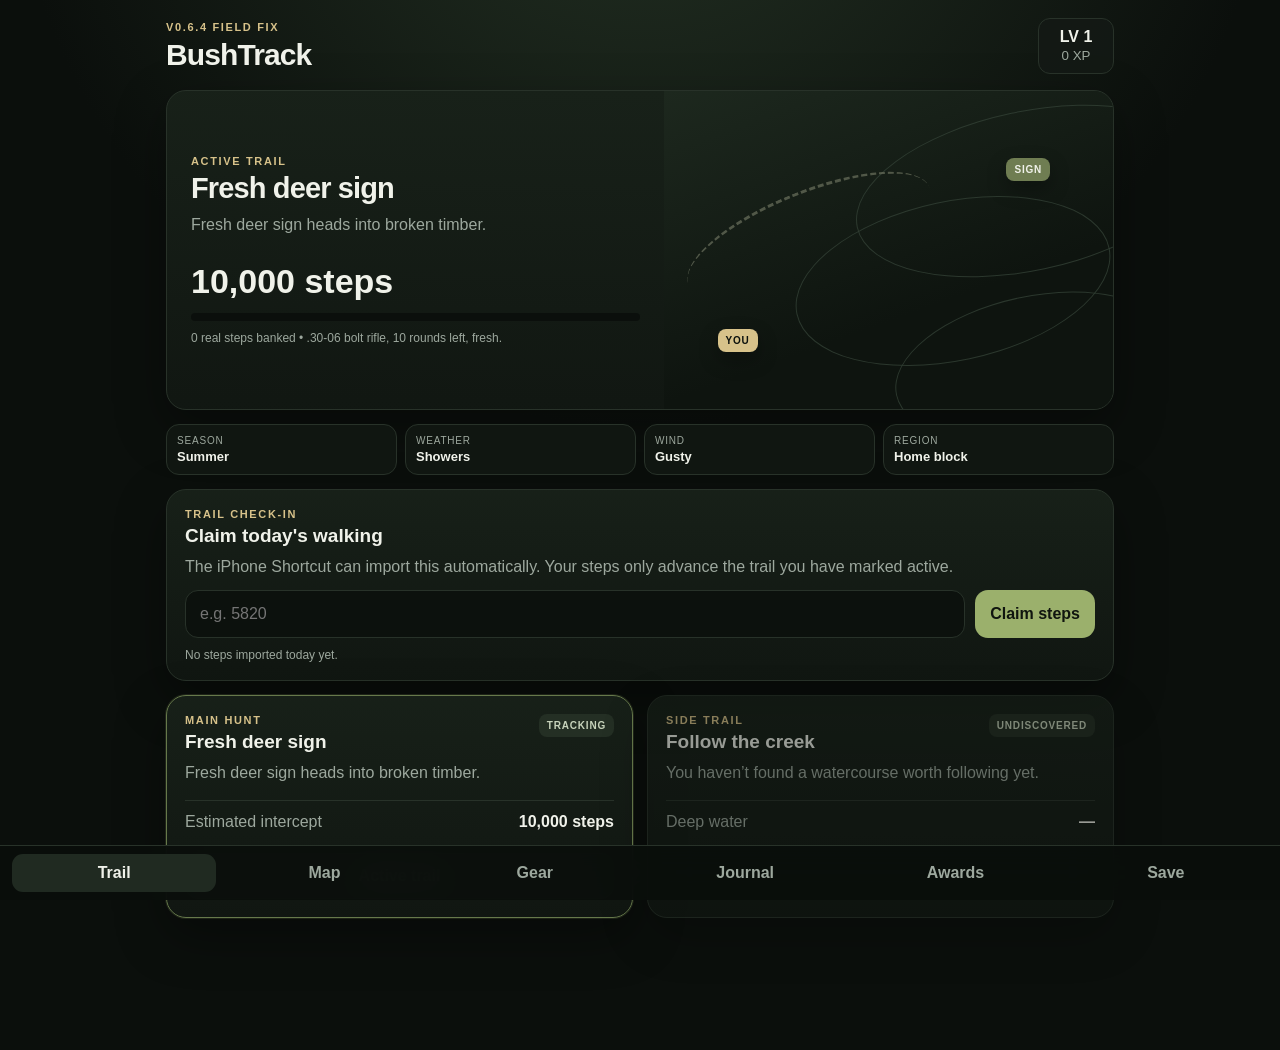
<file: index.html>
<!doctype html>
<html lang="en-AU">
<head>
  <meta charset="utf-8" />
  <meta name="viewport" content="width=device-width, initial-scale=1, viewport-fit=cover" />
  <meta name="theme-color" content="#111611" />
  <meta name="apple-mobile-web-app-capable" content="yes" />
  <meta name="apple-mobile-web-app-status-bar-style" content="black-translucent" />
  <meta name="apple-mobile-web-app-title" content="BushTrack" />
  <link rel="apple-touch-icon" href="apple-touch-icon.png" />
  <link rel="manifest" href="manifest.webmanifest" />
  <link rel="stylesheet" href="style-v06.css" />
  <link rel="stylesheet" href="milestones-v0720.css" />
  <title>BushTrack V0.7.23 KM BACKFILL</title>
</head>
<body>
  <div class="app-shell">
    <header class="topbar"><div><div class="eyebrow">V0.7.23 KM BACKFILL</div><h1>BushTrack</h1></div><div class="level-chip"><span id="levelText">LV 1</span><small id="xpText">0 XP</small></div></header>
    <section class="system-banner warning hidden" id="storageWarning"><div><strong>Save warning</strong><span id="storageWarningText">Safari storage reported a problem.</span></div><button class="secondary" onclick="document.querySelector('[data-tab=settings]').click()">Save tools</button></section>
    <section class="system-banner update hidden" id="updateBanner"><div><strong>Update available</strong><span id="updateBannerText">New BushTrack code is ready.</span></div><button class="secondary" id="reloadUpdateBtn">Reload</button></section>
    <main>
      <section class="tab-page active" data-page="trail"><section class="hero-card"><div class="hero-copy"><div class="eyebrow">ACTIVE TRAIL</div><h2 id="activeTitle">Fresh deer sign</h2><p id="activeStory">Fresh tracks are heading into timber.</p><div class="distance" id="activeDistance">10,000 steps</div><div class="progress-track"><div class="progress-fill" id="activeProgress"></div></div><div class="hero-meta" id="activeMeta"></div></div><div class="map-scene" aria-hidden="true"><div class="ridge r1"></div><div class="ridge r2"></div><div class="ridge r3"></div><div class="trail-line"></div><div class="map-marker player-marker">YOU</div><div class="map-marker target-marker" id="mapTarget">SIGN</div><div class="river-line hidden" id="riverLine"></div></div></section><section class="conditions-strip"><div><span>Season</span><strong id="seasonText">Spring</strong></div><div><span>Weather</span><strong id="weatherText">Clear</strong></div><div><span>Wind</span><strong id="windText">Light</strong></div><div><span>Region</span><strong id="regionText">Home block</strong></div></section><section class="claim-card"><div><div class="eyebrow">TRAIL CHECK-IN</div><h3>Claim today's walking</h3><p>The iPhone Shortcut can import this automatically. Your steps only advance the trail you have marked active.</p></div><div class="claim-row"><input id="stepsInput" inputmode="numeric" pattern="[0-9]*" placeholder="e.g. 5820" aria-label="Today's steps" /><button class="primary" id="claimBtn">Claim steps</button></div><div class="micro" id="claimStatus">No steps claimed today.</div><div class="credit hidden" id="stepCreditBox"></div></section><section class="choice-card hidden" id="pendingChoiceCard"><div class="eyebrow">UNEXPECTED SIGN</div><h3 id="pendingChoiceTitle">Fresh pig sign cuts across the creek</h3><p id="pendingChoiceText"></p><div class="button-row"><button class="primary" id="chaseChoiceBtn">Follow it</button><button class="secondary" id="ignoreChoiceBtn">Stay on current trail</button></div></section><section class="choice-card hidden" id="encounterStatusCard"><div class="eyebrow">CURRENT ENCOUNTER</div><h3 id="encounterStatusTitle">Animals ahead</h3><p id="encounterStatusText"></p><div class="stat-row"><span id="encounterStatusLabel">Status</span><strong id="encounterStatusValue">Ready</strong></div><button class="primary" id="encounterActionBtn">Open encounter</button></section><section class="grid two-col"><article class="mission-card" id="huntCard"><div class="card-head"><div><div class="eyebrow">MAIN HUNT</div><h3 id="huntTitle">Fresh deer sign</h3></div><span class="tag" id="huntTag">TRACKING</span></div><p id="huntText">Fresh tracks lead into broken timber.</p><div class="stat-row"><span id="huntStatLabel">Estimated intercept</span><strong id="huntDistance">10,000 steps</strong></div><button class="secondary" id="selectHuntBtn">Make active</button><button class="secondary hidden" id="callBtn">Use a call</button><button class="primary hidden" id="encounterBtn">Glass the animals</button></article><article class="mission-card locked" id="riverCard"><div class="card-head"><div><div class="eyebrow">SIDE TRAIL</div><h3>Follow the creek</h3></div><span class="tag" id="riverTag">UNDISCOVERED</span></div><p id="riverText">You haven't found a watercourse worth following yet.</p><div class="stat-row"><span>Deep water</span><strong id="riverDistance">—</strong></div><button class="secondary hidden" id="selectRiverBtn">Make active</button></article></section><section id="objectiveSection" class="other-trails hidden"><div class="section-title"><div><div class="eyebrow">OTHER TRAILS</div><h3>Things worth walking back to</h3></div></div><div id="objectiveList" class="grid two-col"></div></section></section>
      <section class="tab-page" data-page="map"><section class="section-title"><div><div class="eyebrow">COUNTRY MAP</div><h2>Places you've found</h2></div><p>Permanent discoveries stay here.</p></section><div id="locationList" class="location-grid"></div><section class="panel-card"><div class="card-head"><div><div class="eyebrow">KNOWN ANIMALS</div><h3>Animals still out there</h3></div></div><div id="knownAnimalList" class="stack-list"></div></section><section class="panel-card"><div class="card-head"><div><div class="eyebrow">GEAR IN THE FIELD</div><h3>Cameras & nets</h3></div></div><div id="fieldGearList" class="stack-list"></div></section></section>
      <section class="tab-page" data-page="gear"><section class="section-title"><div><div class="eyebrow">GEAR SHED</div><h2>Equipment & tackle</h2></div><div class="money" id="cashText">$0</div></section><section class="panel-card field-loadout-card"><div class="card-head"><div><div class="eyebrow">CURRENT OUTING</div><h3 id="outingTitle">Field loadout</h3></div><span class="tag" id="outingStatusTag">IN FIELD</span></div><p id="outingText">Your rifle, ammunition and carried weight now stay with you until you return to camp.</p><div class="status-grid"><div><span>Base</span><strong id="outingBaseText">Main Camp</strong></div><div><span>Rifle</span><strong id="outingWeaponText">.30-06</strong></div><div><span>Ammo</span><strong id="outingAmmoText">5 + 5</strong></div><div><span>Fatigue</span><strong id="outingFatigueText">Fresh</strong></div><div><span>Carried load</span><strong id="outingWeightText">—</strong></div><div><span>Route back</span><strong id="outingReturnText">At camp</strong></div></div><div class="button-grid"><button class="primary" id="prepareOutingBtn">Prepare loadout</button><button class="secondary" id="returnBaseBtn">Return to base</button><button class="secondary" id="fieldReloadBtn">Reload from spare ammo</button></div><p class="micro" id="outingHaulText">No field haul yet.</p></section><section class="panel-card"><div class="card-head"><div><div class="eyebrow">CAMP STORES</div><h3>Food, hides, bait & ammunition</h3></div></div><div id="campStoreList" class="camp-store-list"></div><div class="button-grid"><button class="secondary" id="sellHidesBtn">Sell stored hides</button><button class="secondary" id="sellMeatBtn">Sell 5 kg meat</button><button class="secondary" id="eatYabbiesBtn">Use yabbies as camp food</button></div></section><section class="panel-card"><div id="inventoryList" class="inventory-grid"></div></section><section class="panel-card"><div class="card-head"><div><div class="eyebrow">UPGRADES</div><h3>Spend what you earn</h3></div></div><div id="shopList" class="shop-list"></div></section><section class="panel-card"><div class="card-head"><div><div class="eyebrow">FIELDCRAFT</div><h3>Knowledge from doing it</h3></div></div><div id="knowledgeList" class="knowledge-list"></div></section><section class="panel-card conditioning-card"><div class="card-head"><div><div class="eyebrow">TRAIL CONDITIONING</div><h3 id="conditioningLevel">Baseline building</h3></div><span class="tag">PERMANENT</span></div><p id="conditioningPerk">Build a complete weekly baseline.</p><div class="status-grid"><div><span>Completed 7-day avg</span><strong id="conditioningAvg">Need 7 recorded days</strong></div><div><span>Baseline</span><strong id="conditioningBaseline">Not set</strong></div><div><span>Next permanent tier</span><strong id="conditioningNext">—</strong></div><div><span>Weekly momentum</span><strong id="momentumText">No bonus active</strong></div></div></section></section>
      <section class="tab-page" data-page="journal"><section class="log-card"><div class="card-head"><div><div class="eyebrow">FIELD JOURNAL</div><h2>What happened out there</h2></div><span class="tag" id="historyCountText">0 permanent events stored</span></div><div id="eventLog" class="event-log"></div></section><section class="trophy-card"><div class="card-head"><div><div class="eyebrow">TROPHY CABINET</div><h3>Personal bests & standout animals</h3></div></div><div id="bestList" class="best-list"></div><div id="trophyList" class="trophy-list"></div></section></section>
      <section class="tab-page" data-page="milestones">
        <section class="section-title"><div><div class="eyebrow">REAL-WORLD PROGRESS</div><h2>Milestones & awards</h2></div></section>
        <p class="mile-intro">Your earned badges stay unlocked for good. Tap <strong>Claim Reward</strong> to collect XP and cash. Existing step history counts. Distance and weight unlock when their Health data is connected.</p>
        <div id="milestoneSummary" class="mile-summary">Checking achievements…</div>
        <details class="panel-card mile-health-panel">
          <summary>Health measurements <span>Walking distance &amp; weight</span></summary>
          <p class="mile-health-help">Enter actual Apple Health measurements here while we connect the iPhone Shortcut. Measurements stay in your existing BushTrack save. Each date can be updated without adding the same distance twice.</p>
          <div class="mile-health-section">
            <strong>Daily walking + running distance</strong>
            <div class="mile-health-form"><label>Date<input id="fitnessDistDay" type="date"></label><label>Kilometres<input id="fitnessDistKm" type="number" min="0" max="150" step="0.01" inputmode="decimal" placeholder="e.g. 3.75"></label></div>
            <button type="button" id="fitnessRecordDistance" class="secondary mile-health-button">Record daily distance</button>
          </div>
          <div class="mile-health-section">
            <strong>Starting weight — set once</strong>
            <div class="mile-health-form"><label>Baseline date<input id="fitnessBaselineDay" type="date"></label><label>Starting kg<input id="fitnessBaselineKg" type="number" min="50" max="300" step="0.01" inputmode="decimal" placeholder="Starting weight"></label></div>
            <button type="button" id="fitnessSetBaseline" class="secondary mile-health-button">Save starting weight</button>
          </div>
          <div class="mile-health-section">
            <strong>RENPHO / Apple Health weigh-in</strong>
            <div class="mile-health-form"><label>Date<input id="fitnessWeightDay" type="date"></label><label>Current kg<input id="fitnessWeightKg" type="number" min="50" max="300" step="0.01" inputmode="decimal" placeholder="Current weight"></label></div>
            <button type="button" id="fitnessRecordWeight" class="secondary mile-health-button">Record weigh-in</button>
            <p class="mile-health-help">Weight milestones require two separate dated readings below the target; existing badges stay unlocked if weight later increases.</p>
          </div>
          <p id="fitnessDataStatus" class="mile-health-status" role="status">No distance or weight entered yet.</p>
        </details>
        <details class="panel-card mile-health-panel mile-history-panel">
          <summary>One-off kilometre backfill <span>From your first BushTrack save</span></summary>
          <p class="mile-health-help">Import your actual Apple Health walking + running distance from <strong id="historyDistanceStart">your first save</strong> onward. This is a one-off catch-up, not a reset. Existing dates are replaced if their totals change, never added twice.</p>
          <p class="mile-health-help">Run a Health Shortcut to collect daily kilometre totals, then paste its copied text here. Format: <code>2026-11-10:3.42;2026-11-11:4.18</code> (one date per line also works). Up to 366 days per batch.</p>
          <label class="mile-history-label" for="historyDistanceInput">Dated kilometre totals (km)</label>
          <textarea id="historyDistanceInput" class="mile-history-input" rows="5" spellcheck="false" autocapitalize="off" autocorrect="off" placeholder="2026-11-10:3.42&#10;2026-11-11:4.18"></textarea>
          <div class="mile-history-buttons">
            <button type="button" id="historyDistancePreviewBtn" class="secondary">Check Import</button>
            <button type="button" id="historyDistanceImportBtn" class="primary" disabled>Import Distances</button>
          </div>
          <p id="historyDistanceStatus" class="mile-health-status" role="status">No historical distances imported yet.</p>
        </details>
        <div id="milestoneSections"></div>
      </section>
      <section class="tab-page" data-page="settings"><section class="section-title"><div><div class="eyebrow">SETTINGS & SAVE DATA</div><h2>Keep the bastard safe</h2></div></section><section class="panel-card"><div class="card-head"><div><div class="eyebrow">SAVE HEALTH</div><h3>Your BushTrack save</h3></div><strong class="save-health" id="saveHealthText">Healthy</strong></div><div class="status-grid"><div><span>Last saved</span><strong id="lastSavedText">—</strong></div><div><span>Last backup</span><strong id="lastBackupText">—</strong></div><div><span>Save format</span><strong id="schemaText">V5</strong></div><div><span>Content table</span><strong id="contentVersionText">C1</strong></div><div><span>Storage</span><strong id="storageProviderText">local</strong></div><div><span>Last claim</span><strong id="lastClaimText">—</strong></div></div><div class="save-id"><span>Save ID</span><code id="saveIdText">—</code></div><p class="micro" id="storageProblemText">No storage errors detected.</p><div class="button-grid"><button class="secondary" id="backupNowBtn">Backup now</button><button class="primary" id="exportSaveBtn">Export to Files</button><button class="secondary" id="importSaveBtn">Import backup</button></div><input type="file" id="importFileInput" accept=".json,application/json" class="hidden" /></section><section class="panel-card"><div class="card-head"><div><div class="eyebrow">TODAY'S STEPS</div><h3>Incremental Health imports</h3></div></div><div class="claim-row"><input id="correctStepsInput" inputmode="numeric" pattern="[0-9]*" placeholder="Current Health total" aria-label="Current Health step total" /><button class="secondary" id="applyCorrectionBtn">Apply total</button></div><button class="danger-outline full-btn" id="undoClaimBtn">Undo last step claim</button></section><section class="panel-card"><div class="card-head"><div><div class="eyebrow">CONDITIONING BASELINE</div><h3>Start from your real normal week</h3></div></div><div class="claim-row"><input id="baselineInput" inputmode="numeric" pattern="[0-9]*" placeholder="e.g. 4418" aria-label="Weekly daily-average baseline" /><button class="secondary" id="setBaselineBtn">Set baseline</button></div><p class="micro" id="baselineHelp">Permanent tiers only move upward.</p></section><section class="panel-card"><div class="card-head"><div><div class="eyebrow">DIAGNOSTICS</div><h3>Update & fault tools</h3></div></div><div class="button-grid"><button class="secondary" id="exportDiagBtn">Export diagnostics</button><button class="secondary" id="checkUpdateBtn">Check for update</button><button class="secondary" id="runSelfTestsBtn">Run self-tests</button><button class="secondary" onclick="location.href='fallback-v04.html'">Open V0.4 fallback</button></div><p class="micro" id="selfTestText">Not run yet</p><button class="danger-outline full-btn" id="restoreLastGoodBtn">Restore last-known-good save</button><details class="dev-tools"><summary>Field-test tools</summary><label class="toggle-row"><span>Enable developer tools</span><input type="checkbox" id="devModeToggle"></label><div id="devToolPanel" class="hidden"><button class="secondary full-btn" id="forceEncounterBtn">Force current hunt encounter</button></div></details></section><section class="panel-card danger-zone"><div class="card-head"><div><div class="eyebrow">RESET TOOLS</div><h3>Different levels of violence</h3></div></div><div class="stack-actions"><button class="secondary" id="resetHuntBtn">Reset current hunt only</button><button class="secondary" id="resetWorldBtn">Reset explored world, keep progression</button><button class="danger" id="fullWipeBtn">Wipe absolutely everything</button></div></section></section>
    </main>
  </div>
  <nav class="bottom-nav" aria-label="BushTrack sections"><button class="nav-btn active" data-tab="trail">Trail</button><button class="nav-btn" data-tab="map">Map</button><button class="nav-btn" data-tab="gear">Gear</button><button class="nav-btn" data-tab="journal">Journal</button><button class="nav-btn" data-tab="milestones">Awards<span class="mile-nav-count" id="milestoneNavCount" hidden></span></button><button class="nav-btn" data-tab="settings">Save</button></nav>
  <div class="modal hidden" id="animalModal" role="dialog" aria-modal="true"><div class="modal-panel"><div class="eyebrow">ANIMALS AHEAD</div><h2 id="animalModalTitle">You've caught up</h2><p id="animalModalText">Glass the group and choose what you want to do.</p><div id="animalChoices" class="animal-choices"></div><div class="modal-actions"><button class="secondary" id="passAnimalsBtn">Pass and keep hunting</button></div></div></div>
  <div class="modal hidden" id="approachModal" role="dialog" aria-modal="true"><div class="modal-panel"><div class="eyebrow">PLAN THE APPROACH</div><h2 id="approachTitle">Pick your line</h2><p id="approachText">A longer route can give you a much better wind and shot.</p><div id="approachChoices" class="approach-list"></div><div class="modal-actions"><button class="secondary" id="cancelApproachBtn">Back</button></div></div></div>
  <div class="modal hidden" id="shotModal" role="dialog" aria-modal="true" aria-labelledby="shotTitle"><div class="modal-panel"><div class="eyebrow">SHOT OPPORTUNITY</div><h2 id="shotTitle">Animal</h2><p id="shotRangeText">Range: 180 m</p><div class="aim-box" id="aimBox"><div class="vitals-zone" id="vitalsZone"></div><div class="aim-marker" id="aimMarker"></div></div><p class="micro" id="shotAdviceText">Tap SHOT as the marker crosses the vitals.</p><div class="shot-loadout" id="shotLoadoutText"></div><div class="modal-actions"><button class="secondary" id="cancelShotBtn">Back out</button><button class="secondary hidden" id="reloadShotBtn">Reload</button><button class="secondary hidden" id="stalkCloserBtn">Stalk closer</button><button class="danger" id="fireBtn">SHOT</button></div></div></div>
  <div class="modal hidden" id="fishModal" role="dialog" aria-modal="true"><div class="modal-panel fish-panel"><div class="eyebrow">FISHING SESSION</div><h2 id="fishTitle">Deep timber hole</h2><p id="fishSpotText">Pick what you're throwing.</p><div class="lure-grid" id="lureGrid"></div><div class="fish-session-head"><span id="castCountText">Cast 0</span><span id="fishCountText">0 fish</span></div><div class="fish-result" id="fishResult">Make your first cast.</div><div id="fishSessionLog" class="mini-log"></div><div class="modal-actions"><button class="secondary" id="closeFishBtn">Leave the hole</button><button class="primary" id="castBtn">Cast</button></div></div></div>
  <div class="modal hidden" id="fightModal" role="dialog" aria-modal="true"><div class="modal-panel"><div class="eyebrow">GOOD FISH</div><h2 id="fightTitle">Keep the pressure on</h2><p id="fightText">Reel when the tension marker is inside the safe zone.</p><div class="fight-box" id="fightBox"><div class="safe-zone" id="safeZone"></div><div class="tension-marker" id="tensionMarker"></div></div><div class="fight-score" id="fightScore">Good pressure: 0 / 3</div><div class="modal-actions"><button class="primary" id="reelBtn">REEL</button></div></div></div>
  <div class="modal hidden" id="loadoutModal" role="dialog" aria-modal="true"><div class="modal-panel"><div class="eyebrow">PREPARE OUTING</div><h2>Choose what you carry</h2><p>Rifle choice changes practical shot range, carried weight, ammo capacity and carcass damage.</p><div id="weaponChoices" class="weapon-choices"></div><label class="form-label">Spare rounds <select id="spareAmmoSelect"></select></label><label class="toggle-row"><span>Carry binoculars</span><input type="checkbox" id="carryBinosToggle" checked></label><div class="loadout-preview" id="loadoutPreview">Choose a rifle.</div><div class="modal-actions"><button class="secondary" id="cancelLoadoutBtn">Cancel</button><button class="primary" id="startOutingBtn">Start outing</button></div></div></div>
  <div class="modal hidden" id="glassModal" role="dialog" aria-modal="true"><div class="modal-panel"><div class="eyebrow">GLASS THE COUNTRY</div><h2 id="glassTitle">Open ridge</h2><p id="glassText">Work the faces and timber edges.</p><div id="glassChoices" class="animal-choices"></div><div class="modal-actions"><button class="secondary" id="closeGlassBtn">Keep current plan</button></div></div></div>
  <div class="modal hidden" id="importModal" role="dialog" aria-modal="true"><div class="modal-panel"><div class="eyebrow">RESTORE BACKUP</div><h2>Replace the current save?</h2><p id="importPreviewText">Backup details.</p><div class="modal-actions"><button class="secondary" id="cancelImportBtn">Cancel</button><button class="danger" id="confirmImportBtn">Restore backup</button></div></div></div>
  <div id="milestoneToast" class="mile-toast hidden" role="status" aria-live="polite">
    <strong>🏅 BushTrack milestone</strong>
    <p id="milestoneToastText"></p>
    <div class="mile-toast-actions"><button type="button" id="milestoneToastOpen" class="primary">View rewards</button><button type="button" id="milestoneToastClose" class="secondary">Dismiss</button></div>
  </div>
  <script src="app-v06.js"></script>
  <script src="hotfix-v061.js"></script>
  <script src="approachfix-v070.js"></script>
  <script src="animal-images-v071.js"></script>
  <script src="step-backfill-v072.js"></script>
  <script src="missed-hunt-v0718.js"></script>
  <script src="distance-sync-v0722.js"></script>
  <script src="weekly-step-sync-v0719.js"></script>
  <script src="milestones-v0720.js"></script>
  <script src="fitness-entry-v0721.js"></script>
  <script src="distance-history-v0723.js"></script>
</body>
</html>
</file>
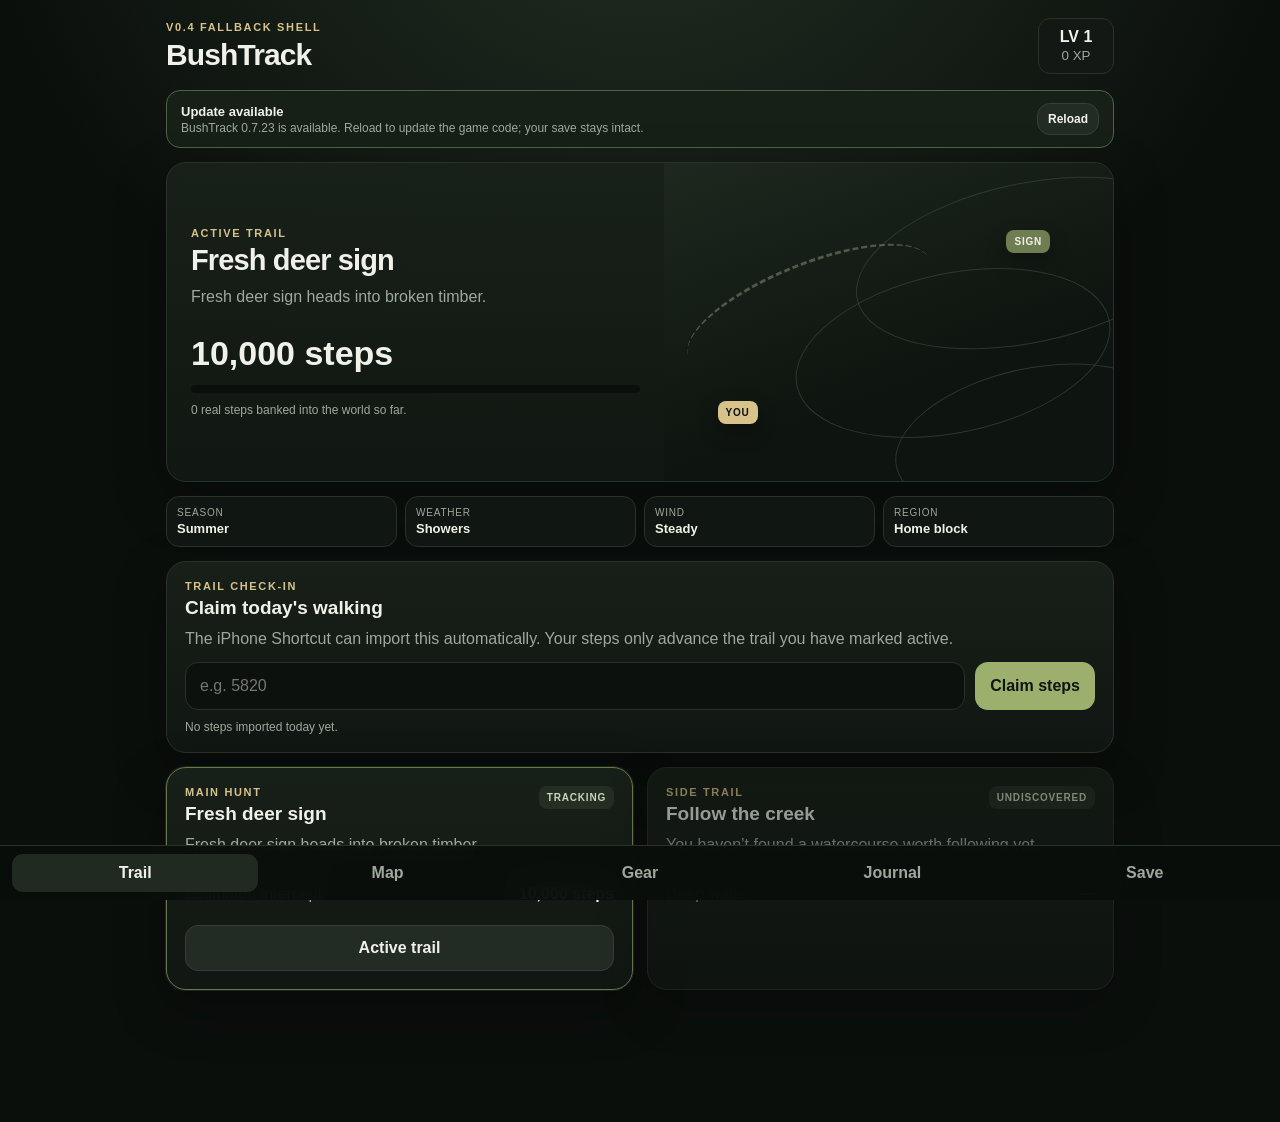
<file: fallback-v04.html>
<!doctype html>
<html lang="en-AU">
<head>
  <meta charset="utf-8" />
  <meta name="viewport" content="width=device-width, initial-scale=1, viewport-fit=cover" />
  <meta name="theme-color" content="#111611" />
  <meta name="apple-mobile-web-app-capable" content="yes" />
  <meta name="apple-mobile-web-app-status-bar-style" content="black-translucent" />
  <meta name="apple-mobile-web-app-title" content="BushTrack" />
  <link rel="apple-touch-icon" href="apple-touch-icon.png" />
  <link rel="manifest" href="manifest.webmanifest" />
  <link rel="stylesheet" href="style-v04.css" />
  <title>BushTrack V0.4 Fallback</title>
</head>
<body>
  <div class="app-shell">
    <header class="topbar">
      <div>
        <div class="eyebrow">V0.4 FALLBACK SHELL</div>
        <h1>BushTrack</h1>
      </div>
      <div class="level-chip"><span id="levelText">LV 1</span><small id="xpText">0 XP</small></div>
    </header>

    <section class="system-banner warning hidden" id="storageWarning">
      <div><strong>Save warning</strong><span id="storageWarningText">Safari storage reported a problem.</span></div>
      <button class="secondary" onclick="document.querySelector('[data-tab=settings]').click()">Save tools</button>
    </section>
    <section class="system-banner update hidden" id="updateBanner">
      <div><strong>Update available</strong><span id="updateBannerText">New BushTrack code is ready.</span></div>
      <button class="secondary" id="reloadUpdateBtn">Reload</button>
    </section>

    <main>
      <section class="tab-page active" data-page="trail">
        <section class="hero-card">
          <div class="hero-copy">
            <div class="eyebrow">ACTIVE TRAIL</div>
            <h2 id="activeTitle">Fresh deer sign</h2>
            <p id="activeStory">Fresh tracks are heading into timber.</p>
            <div class="distance" id="activeDistance">10,000 steps</div>
            <div class="progress-track"><div class="progress-fill" id="activeProgress"></div></div>
            <div class="hero-meta" id="activeMeta"></div>
          </div>
          <div class="map-scene" aria-hidden="true">
            <div class="ridge r1"></div><div class="ridge r2"></div><div class="ridge r3"></div>
            <div class="trail-line"></div>
            <div class="map-marker player-marker">YOU</div>
            <div class="map-marker target-marker" id="mapTarget">SIGN</div>
            <div class="river-line hidden" id="riverLine"></div>
          </div>
        </section>

        <section class="conditions-strip">
          <div><span>Season</span><strong id="seasonText">Spring</strong></div>
          <div><span>Weather</span><strong id="weatherText">Clear</strong></div>
          <div><span>Wind</span><strong id="windText">Light</strong></div>
          <div><span>Region</span><strong id="regionText">Home block</strong></div>
        </section>

        <section class="claim-card">
          <div>
            <div class="eyebrow">TRAIL CHECK-IN</div>
            <h3>Claim today's walking</h3>
            <p>The iPhone Shortcut can import this automatically. Your steps only advance the trail you have marked active.</p>
          </div>
          <div class="claim-row">
            <input id="stepsInput" inputmode="numeric" pattern="[0-9]*" placeholder="e.g. 5820" aria-label="Today's steps" />
            <button class="primary" id="claimBtn">Claim steps</button>
          </div>
          <div class="micro" id="claimStatus">No steps claimed today.</div>
          <div class="credit hidden" id="stepCreditBox"></div>
        </section>

        <section class="choice-card hidden" id="pendingChoiceCard">
          <div class="eyebrow">UNEXPECTED SIGN</div>
          <h3 id="pendingChoiceTitle">Fresh pig sign cuts across the creek</h3>
          <p id="pendingChoiceText"></p>
          <div class="button-row">
            <button class="primary" id="chaseChoiceBtn">Follow it</button>
            <button class="secondary" id="ignoreChoiceBtn">Stay on current trail</button>
          </div>
        </section>

        <section class="choice-card hidden" id="encounterStatusCard">
          <div class="eyebrow">CURRENT ENCOUNTER</div>
          <h3 id="encounterStatusTitle">Animals ahead</h3>
          <p id="encounterStatusText"></p>
          <div class="stat-row"><span id="encounterStatusLabel">Status</span><strong id="encounterStatusValue">Ready</strong></div>
          <button class="primary" id="encounterActionBtn">Open encounter</button>
        </section>

        <section class="grid two-col">
          <article class="mission-card" id="huntCard">
            <div class="card-head">
              <div><div class="eyebrow">MAIN HUNT</div><h3 id="huntTitle">Fresh deer sign</h3></div>
              <span class="tag" id="huntTag">TRACKING</span>
            </div>
            <p id="huntText">Fresh tracks lead into broken timber.</p>
            <div class="stat-row"><span id="huntStatLabel">Estimated intercept</span><strong id="huntDistance">10,000 steps</strong></div>
            <button class="secondary" id="selectHuntBtn">Make active</button>
            <button class="secondary hidden" id="callBtn">Use a call</button>
            <button class="primary hidden" id="encounterBtn">Glass the animals</button>
          </article>

          <article class="mission-card locked" id="riverCard">
            <div class="card-head">
              <div><div class="eyebrow">SIDE TRAIL</div><h3>Follow the creek</h3></div>
              <span class="tag" id="riverTag">UNDISCOVERED</span>
            </div>
            <p id="riverText">You haven't found a watercourse worth following yet.</p>
            <div class="stat-row"><span>Deep water</span><strong id="riverDistance">—</strong></div>
            <button class="secondary hidden" id="selectRiverBtn">Make active</button>
          </article>
        </section>

        <section id="objectiveSection" class="other-trails hidden">
          <div class="section-title"><div><div class="eyebrow">OTHER TRAILS</div><h3>Things worth walking back to</h3></div></div>
          <div id="objectiveList" class="grid two-col"></div>
        </section>
      </section>

      <section class="tab-page" data-page="map">
        <section class="section-title">
          <div><div class="eyebrow">COUNTRY MAP</div><h2>Places you've found</h2></div>
          <p>Permanent discoveries stay here. Water, sign and equipment can keep producing new reasons to walk back.</p>
        </section>
        <div id="locationList" class="location-grid"></div>

        <section class="panel-card">
          <div class="card-head"><div><div class="eyebrow">KNOWN ANIMALS</div><h3>Animals still out there</h3></div></div>
          <div id="knownAnimalList" class="stack-list"></div>
        </section>

        <section class="panel-card">
          <div class="card-head"><div><div class="eyebrow">GEAR IN THE FIELD</div><h3>Cameras & nets</h3></div></div>
          <div id="fieldGearList" class="stack-list"></div>
        </section>
      </section>

      <section class="tab-page" data-page="gear">
        <section class="section-title">
          <div><div class="eyebrow">GEAR SHED</div><h2>Equipment & tackle</h2></div>
          <div class="money" id="cashText">$0</div>
        </section>
        <section class="panel-card">
          <div id="inventoryList" class="inventory-grid"></div>
        </section>
        <section class="panel-card">
          <div class="card-head"><div><div class="eyebrow">UPGRADES</div><h3>Spend what you earn</h3></div></div>
          <div id="shopList" class="shop-list"></div>
        </section>
        <section class="panel-card">
          <div class="card-head"><div><div class="eyebrow">FIELDCRAFT</div><h3>Knowledge from doing it</h3></div></div>
          <div id="knowledgeList" class="knowledge-list"></div>
        </section>
      </section>

      <section class="tab-page" data-page="journal">
        <section class="log-card">
          <div class="card-head">
            <div><div class="eyebrow">FIELD JOURNAL</div><h2>What happened out there</h2></div>
            <span class="tag" id="historyCountText">0 permanent events stored</span>
          </div>
          <div id="eventLog" class="event-log"></div>
        </section>
        <section class="trophy-card">
          <div class="card-head"><div><div class="eyebrow">TROPHY CABINET</div><h3>Personal bests & standout animals</h3></div></div>
          <div id="bestList" class="best-list"></div>
          <div id="trophyList" class="trophy-list"></div>
        </section>
      </section>

      <section class="tab-page" data-page="settings">
        <section class="section-title">
          <div><div class="eyebrow">SETTINGS & SAVE DATA</div><h2>Keep the bastard safe</h2></div>
          <p>V0.4 keeps rotating local backups and can export a proper save file to Files/iCloud.</p>
        </section>

        <section class="panel-card">
          <div class="card-head"><div><div class="eyebrow">SAVE HEALTH</div><h3>Your BushTrack save</h3></div><strong class="save-health" id="saveHealthText">Healthy</strong></div>
          <div class="status-grid">
            <div><span>Last saved</span><strong id="lastSavedText">—</strong></div>
            <div><span>Last backup</span><strong id="lastBackupText">—</strong></div>
            <div><span>Save format</span><strong id="schemaText">V4</strong></div>
            <div><span>Last claim</span><strong id="lastClaimText">—</strong></div>
          </div>
          <div class="save-id"><span>Save ID</span><code id="saveIdText">—</code></div>
          <p class="micro" id="storageProblemText">No storage errors detected.</p>
          <div class="button-grid">
            <button class="secondary" id="backupNowBtn">Backup now</button>
            <button class="primary" id="exportSaveBtn">Export to Files</button>
            <button class="secondary" id="importSaveBtn">Import backup</button>
          </div>
          <input type="file" id="importFileInput" accept=".json,application/json" class="hidden" />
        </section>

        <section class="panel-card">
          <div class="card-head"><div><div class="eyebrow">TODAY'S STEPS</div><h3>Incremental Health imports</h3></div></div>
          <p>Run the Shortcut as often as you like. BushTrack remembers the highest Health total it has seen today and only credits the increase.</p>
          <div class="claim-row">
            <input id="correctStepsInput" inputmode="numeric" pattern="[0-9]*" placeholder="Current Health total" aria-label="Current Health step total" />
            <button class="secondary" id="applyCorrectionBtn">Apply total</button>
          </div>
          <button class="danger-outline full-btn" id="undoClaimBtn">Undo last step claim</button>
          <p class="micro">If a bad Health total was imported, undo the last claim and run the Shortcut again. The automatic pre-claim backup restores the world as well as the step ledger.</p>
        </section>

        <section class="panel-card">
          <div class="card-head"><div><div class="eyebrow">DIAGNOSTICS</div><h3>Update & fault tools</h3></div></div>
          <p>Useful if a future version behaves strangely. Diagnostics include game/save state and BushTrack step totals, not your wider Health history.</p>
          <div class="button-grid">
            <button class="secondary" id="exportDiagBtn">Export diagnostics</button>
            <button class="secondary" id="checkUpdateBtn">Check for update</button>
          </div>
        </section>

        <section class="panel-card danger-zone">
          <div class="card-head"><div><div class="eyebrow">RESET TOOLS</div><h3>Different levels of violence</h3></div></div>
          <div class="stack-actions">
            <button class="secondary" id="resetHuntBtn">Reset current hunt only</button>
            <button class="secondary" id="resetWorldBtn">Reset explored world, keep progression</button>
            <button class="danger" id="fullWipeBtn">Wipe absolutely everything</button>
          </div>
        </section>
      </section>
    </main>
  </div>

  <nav class="bottom-nav" aria-label="BushTrack sections">
    <button class="nav-btn active" data-tab="trail"><span>Trail</span></button>
    <button class="nav-btn" data-tab="map"><span>Map</span></button>
    <button class="nav-btn" data-tab="gear"><span>Gear</span></button>
    <button class="nav-btn" data-tab="journal"><span>Journal</span></button>
    <button class="nav-btn" data-tab="settings"><span>Save</span></button>
  </nav>

  <div class="modal hidden" id="animalModal" role="dialog" aria-modal="true">
    <div class="modal-panel">
      <div class="eyebrow">ANIMALS AHEAD</div>
      <h2 id="animalModalTitle">You've caught up</h2>
      <p id="animalModalText">Glass the group and choose what you want to do.</p>
      <div id="animalChoices" class="animal-choices"></div>
      <div class="modal-actions"><button class="secondary" id="passAnimalsBtn">Pass and keep hunting</button></div>
    </div>
  </div>

  <div class="modal hidden" id="approachModal" role="dialog" aria-modal="true">
    <div class="modal-panel">
      <div class="eyebrow">PLAN THE APPROACH</div>
      <h2 id="approachTitle">Pick your line</h2>
      <p id="approachText">A longer route can give you a much better wind and shot.</p>
      <div id="approachChoices" class="approach-list"></div>
      <div class="modal-actions"><button class="secondary" id="cancelApproachBtn">Back</button></div>
    </div>
  </div>

  <div class="modal hidden" id="shotModal" role="dialog" aria-modal="true" aria-labelledby="shotTitle">
    <div class="modal-panel">
      <div class="eyebrow">SHOT OPPORTUNITY</div>
      <h2 id="shotTitle">Animal</h2>
      <p id="shotRangeText">Range: 180 m</p>
      <div class="aim-box" id="aimBox">
        <div class="vitals-zone" id="vitalsZone"></div>
        <div class="aim-marker" id="aimMarker"></div>
      </div>
      <p class="micro">Tap SHOT as the marker crosses the vitals. A marginal hit may mean more walking to recover the animal.</p>
      <div class="modal-actions">
        <button class="secondary" id="cancelShotBtn">Back out</button>
        <button class="danger" id="fireBtn">SHOT</button>
      </div>
    </div>
  </div>

  <div class="modal hidden" id="fishModal" role="dialog" aria-modal="true">
    <div class="modal-panel fish-panel">
      <div class="eyebrow">FISHING SESSION</div>
      <h2 id="fishTitle">Deep timber hole</h2>
      <p id="fishSpotText">Pick what you're throwing. You won't know when the snag ends the session.</p>
      <div class="lure-grid" id="lureGrid"></div>
      <div class="fish-session-head"><span id="castCountText">Cast 0</span><span id="fishCountText">0 fish</span></div>
      <div class="fish-result" id="fishResult">Make your first cast.</div>
      <div id="fishSessionLog" class="mini-log"></div>
      <div class="modal-actions">
        <button class="secondary" id="closeFishBtn">Leave the hole</button>
        <button class="primary" id="castBtn">Cast</button>
      </div>
    </div>
  </div>

  <div class="modal hidden" id="fightModal" role="dialog" aria-modal="true">
    <div class="modal-panel">
      <div class="eyebrow">GOOD FISH</div>
      <h2 id="fightTitle">Keep the pressure on</h2>
      <p id="fightText">Reel when the tension marker is inside the safe zone.</p>
      <div class="fight-box" id="fightBox">
        <div class="safe-zone" id="safeZone"></div>
        <div class="tension-marker" id="tensionMarker"></div>
      </div>
      <div class="fight-score" id="fightScore">Good pressure: 0 / 3</div>
      <div class="modal-actions"><button class="primary" id="reelBtn">REEL</button></div>
    </div>
  </div>

  <div class="modal hidden" id="importModal" role="dialog" aria-modal="true">
    <div class="modal-panel">
      <div class="eyebrow">RESTORE BACKUP</div>
      <h2>Replace the current save?</h2>
      <p id="importPreviewText">Backup details.</p>
      <p class="micro">BushTrack automatically creates a local backup of the current save before importing this file.</p>
      <div class="modal-actions">
        <button class="secondary" id="cancelImportBtn">Cancel</button>
        <button class="danger" id="confirmImportBtn">Restore backup</button>
      </div>
    </div>
  </div>

  <script src="app-v04.js"></script>
</body>
</html>
</file>
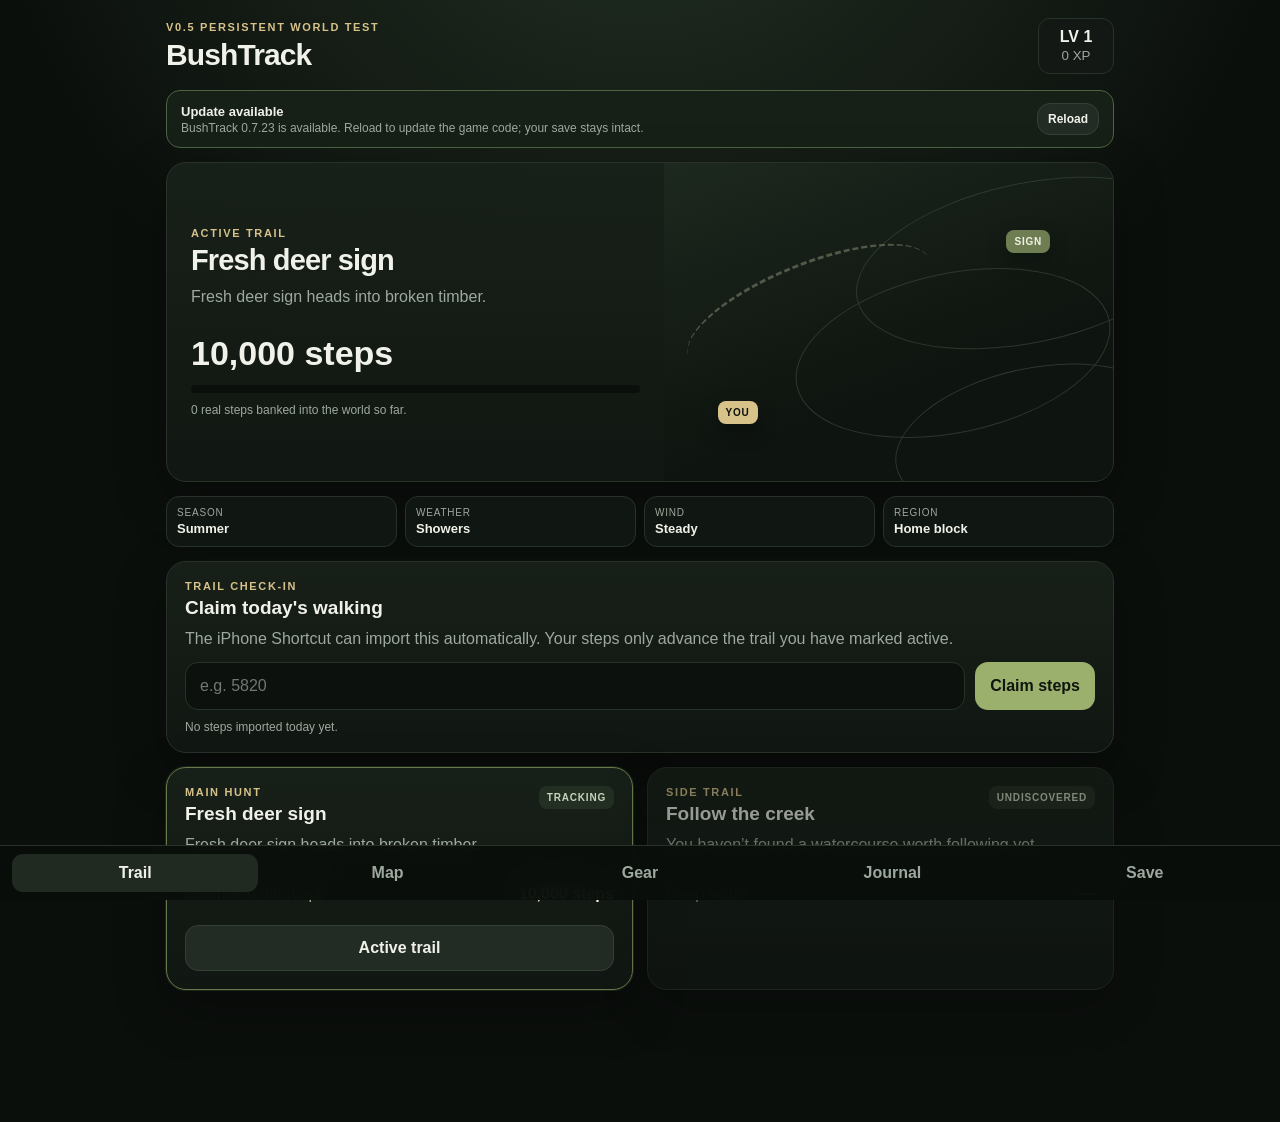
<file: fallback-v05.html>
<!doctype html>
<html lang="en-AU">
<head>
  <meta charset="utf-8" />
  <meta name="viewport" content="width=device-width, initial-scale=1, viewport-fit=cover" />
  <meta name="theme-color" content="#111611" />
  <meta name="apple-mobile-web-app-capable" content="yes" />
  <meta name="apple-mobile-web-app-status-bar-style" content="black-translucent" />
  <meta name="apple-mobile-web-app-title" content="BushTrack" />
  <link rel="apple-touch-icon" href="apple-touch-icon.png" />
  <link rel="manifest" href="manifest.webmanifest" />
  <link rel="stylesheet" href="style-v05.css" />
  <title>BushTrack V0.5</title>
</head>
<body>
  <div class="app-shell">
    <header class="topbar">
      <div>
        <div class="eyebrow">V0.5 PERSISTENT WORLD TEST</div>
        <h1>BushTrack</h1>
      </div>
      <div class="level-chip"><span id="levelText">LV 1</span><small id="xpText">0 XP</small></div>
    </header>

    <section class="system-banner warning hidden" id="storageWarning">
      <div><strong>Save warning</strong><span id="storageWarningText">Safari storage reported a problem.</span></div>
      <button class="secondary" onclick="document.querySelector('[data-tab=settings]').click()">Save tools</button>
    </section>
    <section class="system-banner update hidden" id="updateBanner">
      <div><strong>Update available</strong><span id="updateBannerText">New BushTrack code is ready.</span></div>
      <button class="secondary" id="reloadUpdateBtn">Reload</button>
    </section>

    <main>
      <section class="tab-page active" data-page="trail">
        <section class="hero-card">
          <div class="hero-copy">
            <div class="eyebrow">ACTIVE TRAIL</div>
            <h2 id="activeTitle">Fresh deer sign</h2>
            <p id="activeStory">Fresh tracks are heading into timber.</p>
            <div class="distance" id="activeDistance">10,000 steps</div>
            <div class="progress-track"><div class="progress-fill" id="activeProgress"></div></div>
            <div class="hero-meta" id="activeMeta"></div>
          </div>
          <div class="map-scene" aria-hidden="true">
            <div class="ridge r1"></div><div class="ridge r2"></div><div class="ridge r3"></div>
            <div class="trail-line"></div>
            <div class="map-marker player-marker">YOU</div>
            <div class="map-marker target-marker" id="mapTarget">SIGN</div>
            <div class="river-line hidden" id="riverLine"></div>
          </div>
        </section>

        <section class="conditions-strip">
          <div><span>Season</span><strong id="seasonText">Spring</strong></div>
          <div><span>Weather</span><strong id="weatherText">Clear</strong></div>
          <div><span>Wind</span><strong id="windText">Light</strong></div>
          <div><span>Region</span><strong id="regionText">Home block</strong></div>
        </section>

        <section class="claim-card">
          <div>
            <div class="eyebrow">TRAIL CHECK-IN</div>
            <h3>Claim today's walking</h3>
            <p>The iPhone Shortcut can import this automatically. Your steps only advance the trail you have marked active.</p>
          </div>
          <div class="claim-row">
            <input id="stepsInput" inputmode="numeric" pattern="[0-9]*" placeholder="e.g. 5820" aria-label="Today's steps" />
            <button class="primary" id="claimBtn">Claim steps</button>
          </div>
          <div class="micro" id="claimStatus">No steps claimed today.</div>
          <div class="credit hidden" id="stepCreditBox"></div>
        </section>

        <section class="choice-card hidden" id="pendingChoiceCard">
          <div class="eyebrow">UNEXPECTED SIGN</div>
          <h3 id="pendingChoiceTitle">Fresh pig sign cuts across the creek</h3>
          <p id="pendingChoiceText"></p>
          <div class="button-row">
            <button class="primary" id="chaseChoiceBtn">Follow it</button>
            <button class="secondary" id="ignoreChoiceBtn">Stay on current trail</button>
          </div>
        </section>

        <section class="choice-card hidden" id="encounterStatusCard">
          <div class="eyebrow">CURRENT ENCOUNTER</div>
          <h3 id="encounterStatusTitle">Animals ahead</h3>
          <p id="encounterStatusText"></p>
          <div class="stat-row"><span id="encounterStatusLabel">Status</span><strong id="encounterStatusValue">Ready</strong></div>
          <button class="primary" id="encounterActionBtn">Open encounter</button>
        </section>

        <section class="grid two-col">
          <article class="mission-card" id="huntCard">
            <div class="card-head">
              <div><div class="eyebrow">MAIN HUNT</div><h3 id="huntTitle">Fresh deer sign</h3></div>
              <span class="tag" id="huntTag">TRACKING</span>
            </div>
            <p id="huntText">Fresh tracks lead into broken timber.</p>
            <div class="stat-row"><span id="huntStatLabel">Estimated intercept</span><strong id="huntDistance">10,000 steps</strong></div>
            <button class="secondary" id="selectHuntBtn">Make active</button>
            <button class="secondary hidden" id="callBtn">Use a call</button>
            <button class="primary hidden" id="encounterBtn">Glass the animals</button>
          </article>

          <article class="mission-card locked" id="riverCard">
            <div class="card-head">
              <div><div class="eyebrow">SIDE TRAIL</div><h3>Follow the creek</h3></div>
              <span class="tag" id="riverTag">UNDISCOVERED</span>
            </div>
            <p id="riverText">You haven't found a watercourse worth following yet.</p>
            <div class="stat-row"><span>Deep water</span><strong id="riverDistance">—</strong></div>
            <button class="secondary hidden" id="selectRiverBtn">Make active</button>
          </article>
        </section>

        <section id="objectiveSection" class="other-trails hidden">
          <div class="section-title"><div><div class="eyebrow">OTHER TRAILS</div><h3>Things worth walking back to</h3></div></div>
          <div id="objectiveList" class="grid two-col"></div>
        </section>
      </section>

      <section class="tab-page" data-page="map">
        <section class="section-title">
          <div><div class="eyebrow">COUNTRY MAP</div><h2>Places you've found</h2></div>
          <p>Permanent discoveries stay here. Water, sign and equipment can keep producing new reasons to walk back.</p>
        </section>
        <div id="locationList" class="location-grid"></div>

        <section class="panel-card">
          <div class="card-head"><div><div class="eyebrow">KNOWN ANIMALS</div><h3>Animals still out there</h3></div></div>
          <div id="knownAnimalList" class="stack-list"></div>
        </section>

        <section class="panel-card">
          <div class="card-head"><div><div class="eyebrow">GEAR IN THE FIELD</div><h3>Cameras & nets</h3></div></div>
          <div id="fieldGearList" class="stack-list"></div>
        </section>
      </section>

      <section class="tab-page" data-page="gear">
        <section class="section-title">
          <div><div class="eyebrow">GEAR SHED</div><h2>Equipment & tackle</h2></div>
          <div class="money" id="cashText">$0</div>
        </section>
        <section class="panel-card">
          <div id="inventoryList" class="inventory-grid"></div>
        </section>
        <section class="panel-card">
          <div class="card-head"><div><div class="eyebrow">UPGRADES</div><h3>Spend what you earn</h3></div></div>
          <div id="shopList" class="shop-list"></div>
        </section>
        <section class="panel-card">
          <div class="card-head"><div><div class="eyebrow">FIELDCRAFT</div><h3>Knowledge from doing it</h3></div></div>
          <div id="knowledgeList" class="knowledge-list"></div>
        </section>
        <section class="panel-card conditioning-card">
          <div class="card-head"><div><div class="eyebrow">TRAIL CONDITIONING</div><h3 id="conditioningLevel">Baseline building</h3></div><span class="tag">PERMANENT</span></div>
          <p id="conditioningPerk">Build a complete weekly baseline, then lift your normal walking to earn permanent field perks.</p>
          <div class="status-grid">
            <div><span>Completed 7-day avg</span><strong id="conditioningAvg">Need 7 recorded days</strong></div>
            <div><span>Baseline</span><strong id="conditioningBaseline">Not set</strong></div>
            <div><span>Next permanent tier</span><strong id="conditioningNext">—</strong></div>
            <div><span>Weekly momentum</span><strong id="momentumText">No bonus active</strong></div>
          </div>
          <p class="micro">Permanent tiers are based on new sustained weekly-average milestones and never fall back. A week that beats the previous week by 500 or 1,000 steps/day also gives a temporary walking-XP momentum bonus.</p>
        </section>
      </section>

      <section class="tab-page" data-page="journal">
        <section class="log-card">
          <div class="card-head">
            <div><div class="eyebrow">FIELD JOURNAL</div><h2>What happened out there</h2></div>
            <span class="tag" id="historyCountText">0 permanent events stored</span>
          </div>
          <div id="eventLog" class="event-log"></div>
        </section>
        <section class="trophy-card">
          <div class="card-head"><div><div class="eyebrow">TROPHY CABINET</div><h3>Personal bests & standout animals</h3></div></div>
          <div id="bestList" class="best-list"></div>
          <div id="trophyList" class="trophy-list"></div>
        </section>
      </section>

      <section class="tab-page" data-page="settings">
        <section class="section-title">
          <div><div class="eyebrow">SETTINGS & SAVE DATA</div><h2>Keep the bastard safe</h2></div>
          <p>V0.5 keeps the V0.4 save protection and adds persistent-world backend, weekly conditioning and field-test diagnostics.</p>
        </section>

        <section class="panel-card">
          <div class="card-head"><div><div class="eyebrow">SAVE HEALTH</div><h3>Your BushTrack save</h3></div><strong class="save-health" id="saveHealthText">Healthy</strong></div>
          <div class="status-grid">
            <div><span>Last saved</span><strong id="lastSavedText">—</strong></div>
            <div><span>Last backup</span><strong id="lastBackupText">—</strong></div>
            <div><span>Save format</span><strong id="schemaText">V5</strong></div>
            <div><span>Content table</span><strong id="contentVersionText">C1</strong></div>
            <div><span>Storage</span><strong id="storageProviderText">local</strong></div>
            <div><span>Last claim</span><strong id="lastClaimText">—</strong></div>
          </div>
          <div class="save-id"><span>Save ID</span><code id="saveIdText">—</code></div>
          <p class="micro" id="storageProblemText">No storage errors detected.</p>
          <div class="button-grid">
            <button class="secondary" id="backupNowBtn">Backup now</button>
            <button class="primary" id="exportSaveBtn">Export to Files</button>
            <button class="secondary" id="importSaveBtn">Import backup</button>
          </div>
          <input type="file" id="importFileInput" accept=".json,application/json" class="hidden" />
        </section>

        <section class="panel-card">
          <div class="card-head"><div><div class="eyebrow">TODAY'S STEPS</div><h3>Incremental Health imports</h3></div></div>
          <p>Run the Shortcut as often as you like. BushTrack remembers the highest Health total it has seen today and only credits the increase.</p>
          <div class="claim-row">
            <input id="correctStepsInput" inputmode="numeric" pattern="[0-9]*" placeholder="Current Health total" aria-label="Current Health step total" />
            <button class="secondary" id="applyCorrectionBtn">Apply total</button>
          </div>
          <button class="danger-outline full-btn" id="undoClaimBtn">Undo last step claim</button>
          <p class="micro">If a bad Health total was imported, undo the last claim and run the Shortcut again. The automatic pre-claim backup restores the world as well as the step ledger.</p>
        </section>

        <section class="panel-card">
          <div class="card-head"><div><div class="eyebrow">CONDITIONING BASELINE</div><h3>Start from your real normal week</h3></div></div>
          <p>If Apple Health already shows a useful 7-day average, enter it once. Otherwise leave this alone and BushTrack will establish a baseline after enough complete recorded weeks.</p>
          <div class="claim-row">
            <input id="baselineInput" inputmode="numeric" pattern="[0-9]*" placeholder="e.g. 4418" aria-label="Weekly daily-average baseline" />
            <button class="secondary" id="setBaselineBtn">Set baseline</button>
          </div>
          <p class="micro" id="baselineHelp">Permanent tiers only move upward.</p>
        </section>

        <section class="panel-card">
          <div class="card-head"><div><div class="eyebrow">DIAGNOSTICS</div><h3>Update & fault tools</h3></div></div>
          <p>Useful if a future version behaves strangely. Diagnostics include game/save state and BushTrack step totals, not your wider Health history.</p>
          <div class="button-grid">
            <button class="secondary" id="exportDiagBtn">Export diagnostics</button>
            <button class="secondary" id="checkUpdateBtn">Check for update</button>
            <button class="secondary" id="runSelfTestsBtn">Run self-tests</button>
            <button class="secondary" onclick="location.href='fallback-v04.html'">Open V0.4 fallback</button>
          </div>
          <p class="micro" id="selfTestText">Not run yet</p>
          <button class="danger-outline full-btn" id="restoreLastGoodBtn">Restore last-known-good save</button>
          <details class="dev-tools">
            <summary>Field-test tools</summary>
            <label class="toggle-row"><span>Enable developer tools</span><input type="checkbox" id="devModeToggle"></label>
            <div id="devToolPanel" class="hidden"><button class="secondary full-btn" id="forceEncounterBtn">Force current hunt encounter</button></div>
          </details>
        </section>

        <section class="panel-card danger-zone">
          <div class="card-head"><div><div class="eyebrow">RESET TOOLS</div><h3>Different levels of violence</h3></div></div>
          <div class="stack-actions">
            <button class="secondary" id="resetHuntBtn">Reset current hunt only</button>
            <button class="secondary" id="resetWorldBtn">Reset explored world, keep progression</button>
            <button class="danger" id="fullWipeBtn">Wipe absolutely everything</button>
          </div>
        </section>
      </section>
    </main>
  </div>

  <nav class="bottom-nav" aria-label="BushTrack sections">
    <button class="nav-btn active" data-tab="trail"><span>Trail</span></button>
    <button class="nav-btn" data-tab="map"><span>Map</span></button>
    <button class="nav-btn" data-tab="gear"><span>Gear</span></button>
    <button class="nav-btn" data-tab="journal"><span>Journal</span></button>
    <button class="nav-btn" data-tab="settings"><span>Save</span></button>
  </nav>

  <div class="modal hidden" id="animalModal" role="dialog" aria-modal="true">
    <div class="modal-panel">
      <div class="eyebrow">ANIMALS AHEAD</div>
      <h2 id="animalModalTitle">You've caught up</h2>
      <p id="animalModalText">Glass the group and choose what you want to do.</p>
      <div id="animalChoices" class="animal-choices"></div>
      <div class="modal-actions"><button class="secondary" id="passAnimalsBtn">Pass and keep hunting</button></div>
    </div>
  </div>

  <div class="modal hidden" id="approachModal" role="dialog" aria-modal="true">
    <div class="modal-panel">
      <div class="eyebrow">PLAN THE APPROACH</div>
      <h2 id="approachTitle">Pick your line</h2>
      <p id="approachText">A longer route can give you a much better wind and shot.</p>
      <div id="approachChoices" class="approach-list"></div>
      <div class="modal-actions"><button class="secondary" id="cancelApproachBtn">Back</button></div>
    </div>
  </div>

  <div class="modal hidden" id="shotModal" role="dialog" aria-modal="true" aria-labelledby="shotTitle">
    <div class="modal-panel">
      <div class="eyebrow">SHOT OPPORTUNITY</div>
      <h2 id="shotTitle">Animal</h2>
      <p id="shotRangeText">Range: 180 m</p>
      <div class="aim-box" id="aimBox">
        <div class="vitals-zone" id="vitalsZone"></div>
        <div class="aim-marker" id="aimMarker"></div>
      </div>
      <p class="micro">Tap SHOT as the marker crosses the vitals. A marginal hit may mean more walking to recover the animal.</p>
      <div class="modal-actions">
        <button class="secondary" id="cancelShotBtn">Back out</button>
        <button class="danger" id="fireBtn">SHOT</button>
      </div>
    </div>
  </div>

  <div class="modal hidden" id="fishModal" role="dialog" aria-modal="true">
    <div class="modal-panel fish-panel">
      <div class="eyebrow">FISHING SESSION</div>
      <h2 id="fishTitle">Deep timber hole</h2>
      <p id="fishSpotText">Pick what you're throwing. You won't know when the snag ends the session.</p>
      <div class="lure-grid" id="lureGrid"></div>
      <div class="fish-session-head"><span id="castCountText">Cast 0</span><span id="fishCountText">0 fish</span></div>
      <div class="fish-result" id="fishResult">Make your first cast.</div>
      <div id="fishSessionLog" class="mini-log"></div>
      <div class="modal-actions">
        <button class="secondary" id="closeFishBtn">Leave the hole</button>
        <button class="primary" id="castBtn">Cast</button>
      </div>
    </div>
  </div>

  <div class="modal hidden" id="fightModal" role="dialog" aria-modal="true">
    <div class="modal-panel">
      <div class="eyebrow">GOOD FISH</div>
      <h2 id="fightTitle">Keep the pressure on</h2>
      <p id="fightText">Reel when the tension marker is inside the safe zone.</p>
      <div class="fight-box" id="fightBox">
        <div class="safe-zone" id="safeZone"></div>
        <div class="tension-marker" id="tensionMarker"></div>
      </div>
      <div class="fight-score" id="fightScore">Good pressure: 0 / 3</div>
      <div class="modal-actions"><button class="primary" id="reelBtn">REEL</button></div>
    </div>
  </div>

  <div class="modal hidden" id="importModal" role="dialog" aria-modal="true">
    <div class="modal-panel">
      <div class="eyebrow">RESTORE BACKUP</div>
      <h2>Replace the current save?</h2>
      <p id="importPreviewText">Backup details.</p>
      <p class="micro">BushTrack automatically creates a local backup of the current save before importing this file.</p>
      <div class="modal-actions">
        <button class="secondary" id="cancelImportBtn">Cancel</button>
        <button class="danger" id="confirmImportBtn">Restore backup</button>
      </div>
    </div>
  </div>

  <script src="app-v05.js"></script>
</body>
</html>
</file>
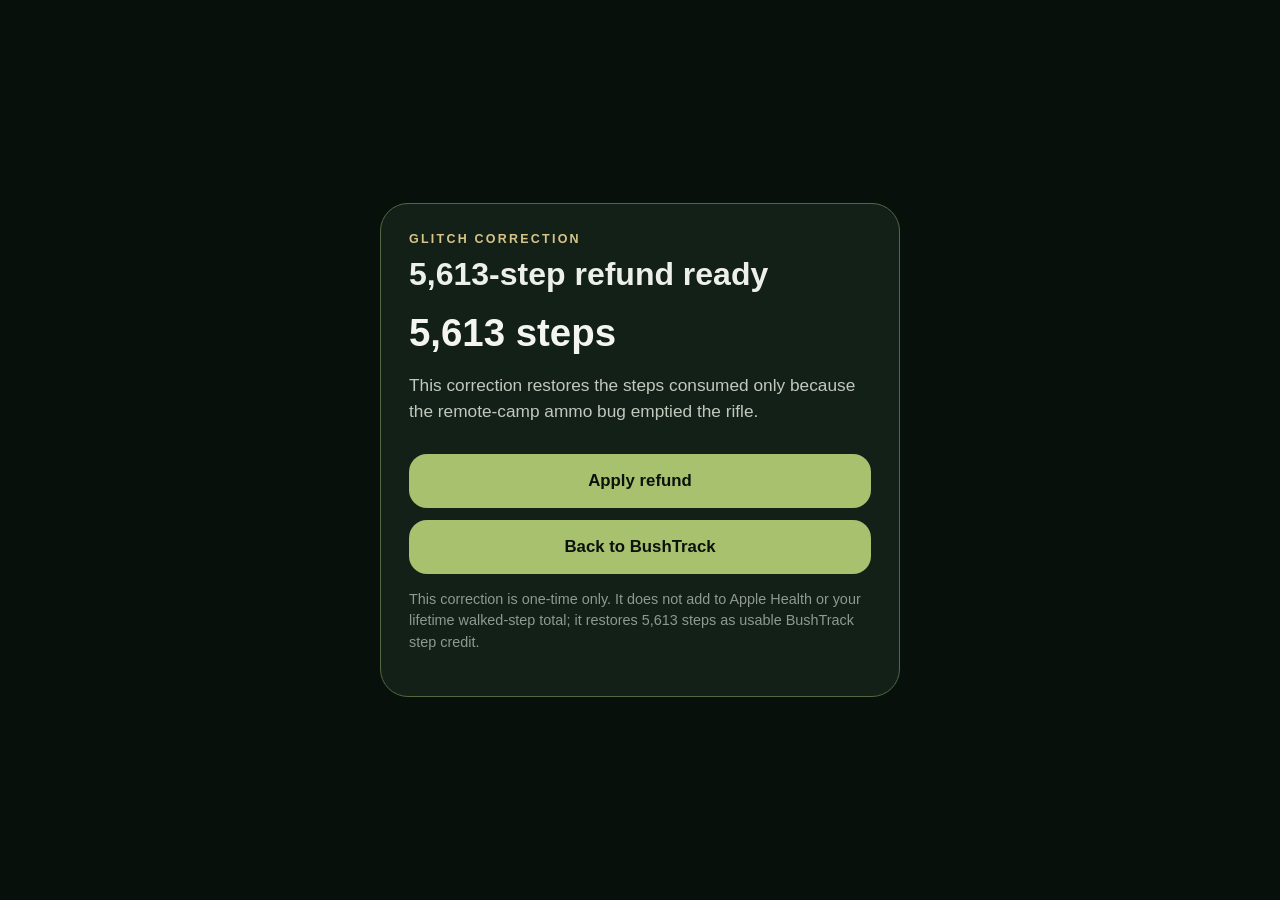
<file: refund-2026-09-18.html>
<!doctype html>
<html lang="en-AU">
<head><meta charset="utf-8"><meta name="viewport" content="width=device-width,initial-scale=1,viewport-fit=cover"><meta name="theme-color" content="#111611"><title>BushTrack glitch refund</title><style>body{margin:0;background:#07100a;color:#edf0e8;font-family:-apple-system,BlinkMacSystemFont,"Segoe UI",sans-serif;min-height:100vh;display:grid;place-items:center;padding:24px;box-sizing:border-box}.card{width:min(520px,100%);background:#122018;border:1px solid #526842;border-radius:28px;padding:28px;box-sizing:border-box}.eyebrow{font-size:.78rem;letter-spacing:.18em;font-weight:800;color:#d8c489}h1{font-size:2rem;margin:10px 0 14px}p{font-size:1.08rem;line-height:1.5;color:#c2c8bd}.amount{font-size:2.4rem;font-weight:850;color:#f4f5ef;margin:18px 0}button{width:100%;border:0;border-radius:18px;padding:17px;font-size:1.05rem;font-weight:800;background:#a8c16f;color:#0b120d;margin-top:12px}button:disabled{opacity:.45}.small{font-size:.9rem;color:#8f998f}</style></head>
<body><main class="card"><div class="eyebrow">GLITCH CORRECTION</div><h1 id="title">Checking your save…</h1><div class="amount" id="amount">5,613 steps</div><p id="text">This correction restores the steps consumed only because the remote-camp ammo bug emptied the rifle.</p><button id="apply" disabled>Apply refund</button><button id="back" type="button">Back to BushTrack</button><p class="small">This correction is one-time only. It does not add to Apple Health or your lifetime walked-step total; it restores 5,613 steps as usable BushTrack step credit.</p></main><script>
(function(){
 const KEY='bushtrack-v06', MARK='ammoCampRefund5613_20260918', REFUND=5613;
 const title=document.getElementById('title'),text=document.getElementById('text'),apply=document.getElementById('apply'),back=document.getElementById('back');
 function load(){try{return JSON.parse(localStorage.getItem(KEY)||'null')}catch(e){return null}}
 let s=load();
 if(!s){title.textContent='BushTrack save not found';text.textContent='Open BushTrack normally on this device first, then come back to this correction page.';}
 else if(s.meta&&s.meta[MARK]){title.textContent='Refund already applied';text.textContent='The 5,613-step ammo-glitch correction is already in this save. It cannot be claimed twice.';}
 else{title.textContent='5,613-step refund ready';apply.disabled=false;}
 apply.onclick=function(){
   s=load();if(!s){location.reload();return} s.meta=s.meta||{};
   if(s.meta[MARK]){location.reload();return}
   s.stepCredit=Math.max(0,Number(s.stepCredit||0))+REFUND;
   s.meta[MARK]=new Date().toISOString();s.meta.lastSavedAt=new Date().toISOString();
   s.events=Array.isArray(s.events)?s.events:[];
   s.events.unshift({id:'event-refund-'+Date.now().toString(36),type:'system',title:'Glitch correction',text:'5,613 steps restored after the remote-camp ammo bug incorrectly emptied the carried rifle and forced an unnecessary ammunition run.',date:new Date().toLocaleDateString('en-AU',{day:'numeric',month:'short'}),at:new Date().toISOString()});
   try{localStorage.setItem(KEY,JSON.stringify(s));title.textContent='5,613 steps restored';text.textContent='Refund applied as BushTrack step credit. This one-time correction is now locked so it cannot be claimed again.';apply.disabled=true;apply.textContent='Refund applied';}
   catch(e){title.textContent='Could not save refund';text.textContent='Safari storage rejected the change. Nothing was applied.';}
 };
 back.onclick=function(){location.href='./';};
})();
</script></body></html>
</file>
<file: style-v06.css>
:root {
  --bg:#0b0f0c; --panel:#131914; --panel2:#182119; --line:#283229; --text:#f0f2ea;
  --muted:#9da89e; --accent:#9bb06c; --accent2:#d7c28a; --danger:#a85c4a; --water:#587584;
  --shadow:0 18px 50px rgba(0,0,0,.35);
}
*{box-sizing:border-box} html,body{margin:0;background:var(--bg);color:var(--text);font-family:-apple-system,BlinkMacSystemFont,"SF Pro Display","Segoe UI",sans-serif}
body{min-height:100vh;background:radial-gradient(circle at 50% -20%,#243224 0%,var(--bg) 45%);padding-bottom:84px}
button,input{font:inherit} button{-webkit-tap-highlight-color:transparent}.app-shell{width:min(980px,100%);margin:0 auto;padding:calc(env(safe-area-inset-top) + 18px) 16px 34px}
.topbar{display:flex;align-items:center;justify-content:space-between;margin-bottom:16px}h1,h2,h3,p{margin-top:0}h1{font-size:30px;margin-bottom:0;letter-spacing:-.03em}h2{font-size:29px;margin-bottom:8px;letter-spacing:-.03em}h3{font-size:19px;margin-bottom:8px}p{color:var(--muted);line-height:1.45}
.eyebrow{font-size:11px;letter-spacing:.15em;color:var(--accent2);font-weight:800;margin-bottom:5px}.level-chip{min-width:76px;padding:9px 11px;border:1px solid var(--line);border-radius:12px;text-align:center;background:rgba(19,25,20,.9)}.level-chip span{display:block;font-weight:800}.level-chip small{color:var(--muted)}
.hero-card,.claim-card,.mission-card,.log-card,.trophy-card,.panel-card,.choice-card{border:1px solid var(--line);border-radius:20px;background:linear-gradient(180deg,rgba(24,33,25,.97),rgba(17,23,18,.97));box-shadow:var(--shadow)}
.hero-card{overflow:hidden;display:grid;grid-template-columns:1.05fr .95fr;min-height:320px;margin-bottom:14px}.hero-copy{padding:24px;display:flex;flex-direction:column;justify-content:center}.distance{font-size:34px;font-weight:850;margin-top:10px}.progress-track{height:8px;background:#0b0f0c;border-radius:99px;margin-top:12px;overflow:hidden}.progress-fill{width:0;height:100%;background:linear-gradient(90deg,var(--accent),var(--accent2));border-radius:inherit;transition:width .45s ease}.hero-meta{color:var(--muted);font-size:12px;margin-top:10px}
.map-scene{position:relative;min-height:280px;overflow:hidden;background:linear-gradient(160deg,#1d281e,#0e140f 65%)}.ridge{position:absolute;border-radius:50%;border:1px solid #334035;opacity:.8;transform:rotate(-12deg)}.r1{width:350px;height:160px;right:-90px;top:20px}.r2{width:320px;height:160px;right:0;top:110px}.r3{width:280px;height:140px;right:-60px;top:205px}.trail-line{position:absolute;width:260px;height:90px;left:15px;top:100px;border-top:3px dashed #6b715e;border-radius:50%;transform:rotate(-22deg);opacity:.7}.river-line{position:absolute;width:360px;height:140px;left:-50px;bottom:15px;border-top:6px solid var(--water);border-radius:50%;transform:rotate(12deg);opacity:.7}.map-marker{position:absolute;padding:6px 8px;font-size:10px;font-weight:900;letter-spacing:.08em;border-radius:8px;box-shadow:0 8px 20px rgba(0,0,0,.3)}.player-marker{left:12%;bottom:18%;color:#0c110d;background:var(--accent2)}.target-marker{right:14%;top:21%;background:#6f7d52}
.conditions-strip{display:grid;grid-template-columns:repeat(4,1fr);gap:8px;margin:0 0 14px}.conditions-strip div{border:1px solid var(--line);background:#101611;border-radius:13px;padding:10px}.conditions-strip span{display:block;color:var(--muted);font-size:10px;text-transform:uppercase;letter-spacing:.08em}.conditions-strip strong{display:block;margin-top:3px;font-size:13px}
.claim-card,.choice-card,.panel-card,.log-card,.trophy-card{padding:18px;margin-bottom:14px}.claim-card p{margin-bottom:12px}.claim-row{display:flex;gap:10px}input{flex:1;min-width:0;border:1px solid var(--line);color:var(--text);background:#0c110d;border-radius:13px;padding:14px;outline:none}input:focus{border-color:#6b7c55}button{border:0;border-radius:13px;padding:13px 15px;color:var(--text);font-weight:800;cursor:pointer}.primary{background:var(--accent);color:#10150f}.secondary{background:#232c24;border:1px solid #344036}.danger{background:var(--danger)}.text-btn{background:transparent;color:var(--muted);padding:5px 0;font-size:12px}.button-row,.modal-actions{display:flex;gap:10px}.button-row button,.modal-actions button{flex:1}.credit{margin-top:10px;padding:10px 12px;border-radius:10px;background:#222b1e;border:1px solid #415038;color:#cbd8b7;font-size:12px}
.grid{display:grid;gap:14px}.two-col{grid-template-columns:repeat(2,1fr)}.mission-card{padding:18px;margin-bottom:14px}.mission-card.active{border-color:#66794b;box-shadow:0 0 0 1px rgba(155,176,108,.15),var(--shadow)}.mission-card.locked{opacity:.62}.card-head{display:flex;justify-content:space-between;gap:15px;align-items:flex-start}.tag{font-size:10px;letter-spacing:.08em;font-weight:850;padding:6px 8px;border-radius:8px;background:#242f24;color:#c7d3bb;white-space:nowrap}.stat-row{display:flex;justify-content:space-between;padding:12px 0 14px;border-top:1px solid var(--line);margin-top:12px;color:var(--muted)}.stat-row strong{color:var(--text)}.mission-card button{width:100%;margin-top:8px}.other-trails{margin-bottom:14px}
.section-title{display:flex;align-items:flex-end;justify-content:space-between;gap:20px;margin:6px 2px 14px}.section-title p{max-width:520px;margin-bottom:0}.money{font-size:20px;font-weight:850;color:var(--accent2)}
.location-grid{display:grid;grid-template-columns:repeat(2,1fr);gap:12px;margin-bottom:14px}.location-card{border:1px solid var(--line);border-radius:17px;padding:16px;background:#121813}.location-card h3{margin-bottom:6px}.location-card p{font-size:13px;margin-bottom:10px}.location-actions{display:flex;flex-wrap:wrap;gap:7px}.location-actions button{padding:9px 10px;font-size:12px}.location-meta{font-size:11px;color:var(--muted);margin:8px 0}.stack-list{display:flex;flex-direction:column;gap:8px}.stack-item{border:1px solid var(--line);background:#0d120e;border-radius:12px;padding:12px}.stack-item strong{display:block}.stack-item span{display:block;color:var(--muted);font-size:12px;margin-top:3px}.stack-item .row-actions{display:flex;gap:7px;margin-top:8px}.row-actions button{padding:8px 9px;font-size:11px}
.inventory-grid{display:grid;grid-template-columns:repeat(3,1fr);gap:8px}.inventory-item{border:1px solid var(--line);background:#0d120e;border-radius:12px;padding:12px}.inventory-item span{display:block;color:var(--muted);font-size:11px}.inventory-item strong{font-size:17px}.shop-list{display:flex;flex-direction:column;gap:9px}.shop-item{display:grid;grid-template-columns:1fr auto;gap:12px;align-items:center;border:1px solid var(--line);background:#0d120e;border-radius:13px;padding:12px}.shop-item p{font-size:12px;margin:3px 0 0}.shop-item button{min-width:86px;padding:9px}.knowledge-list{display:grid;grid-template-columns:repeat(2,1fr);gap:8px}.knowledge-item{border:1px solid var(--line);border-radius:12px;padding:11px;background:#0d120e}.knowledge-item .bar{height:5px;background:#1d261f;border-radius:99px;margin-top:8px;overflow:hidden}.knowledge-item .bar i{display:block;height:100%;background:var(--accent)}
.event-log{display:flex;flex-direction:column;gap:10px}.log-entry{padding:11px 12px;border-left:3px solid #53613f;background:#0d120e;border-radius:0 10px 10px 0}.log-entry strong{display:block;margin-bottom:3px}.log-entry small{color:var(--muted)}.best-list{display:grid;grid-template-columns:repeat(2,1fr);gap:8px;margin-bottom:12px}.best-card{border:1px solid var(--line);border-radius:12px;padding:11px;background:#0d120e}.best-card strong{display:block}.best-card span{color:var(--muted);font-size:12px}.trophy-list{display:grid;grid-template-columns:repeat(2,1fr);gap:10px}.trophy{border:1px solid var(--line);border-radius:13px;padding:13px;background:#0d120e}.trophy strong{display:block}.trophy span{display:block;color:var(--muted);font-size:13px;margin-top:4px}.empty{color:var(--muted);padding:14px 0}.micro{color:var(--muted);font-size:12px;margin-top:10px}.hidden{display:none!important}
.tab-page{display:none}.tab-page.active{display:block}.bottom-nav{position:fixed;z-index:25;left:0;right:0;bottom:0;padding:8px 12px calc(env(safe-area-inset-bottom) + 8px);display:grid;grid-template-columns:repeat(5,1fr);gap:6px;background:rgba(10,14,11,.94);backdrop-filter:blur(16px);border-top:1px solid var(--line)}.nav-btn{background:transparent;color:var(--muted);padding:10px 6px;border-radius:11px}.nav-btn.active{background:#202a21;color:var(--text)}
.modal{position:fixed;inset:0;z-index:40;background:rgba(0,0,0,.74);backdrop-filter:blur(8px);display:flex;align-items:flex-end;justify-content:center;padding:14px}.modal-panel{width:min(580px,100%);max-height:88vh;overflow:auto;border:1px solid var(--line);border-radius:22px;background:#131914;padding:22px;box-shadow:var(--shadow);margin-bottom:env(safe-area-inset-bottom)}
.animal-choices,.approach-list{display:flex;flex-direction:column;gap:8px;margin:14px 0}.animal-choice,.approach-choice{width:100%;text-align:left;border:1px solid var(--line);background:#202821}.animal-choice strong,.approach-choice strong{display:block}.animal-choice span,.approach-choice span{display:block;color:var(--muted);font-size:12px;margin-top:3px}.animal-choice.special{border-color:#7d7047}.approach-choice em{display:block;color:#c6d5b3;font-size:11px;font-style:normal;margin-top:5px}
.aim-box,.fight-box{height:170px;position:relative;overflow:hidden;background:linear-gradient(#222b22,#111711);border:1px solid var(--line);border-radius:15px;margin:18px 0 8px}.aim-box::before,.aim-box::after,.fight-box::before{content:"";position:absolute;background:#83906f;opacity:.25}.aim-box::before{width:1px;height:100%;left:50%}.aim-box::after{height:1px;width:100%;top:50%}.vitals-zone{position:absolute;height:62px;top:54px;left:50%;transform:translateX(-50%);border:2px solid #9cab73;background:rgba(155,176,108,.08);border-radius:50%}.aim-marker{position:absolute;top:0;bottom:0;width:3px;background:#e2ddc9;box-shadow:0 0 12px rgba(255,255,255,.6);left:0}
.lure-grid{display:grid;grid-template-columns:1fr 1fr;gap:8px;margin:14px 0}.lure{background:#202821;border:1px solid var(--line);text-align:left}.lure.selected{border-color:var(--accent);background:#2a3528}.lure:disabled{opacity:.35}.lure small{display:block;color:var(--muted);margin-top:3px}.fish-session-head{display:flex;justify-content:space-between;color:var(--muted);font-size:12px;margin:6px 0}.fish-result{min-height:54px;border:1px solid var(--line);background:#0d120e;border-radius:12px;padding:12px;color:var(--muted)}.mini-log{display:flex;flex-direction:column;gap:5px;max-height:150px;overflow:auto;margin-top:8px}.mini-log div{font-size:11px;color:var(--muted);padding:6px 8px;background:#101510;border-radius:7px}.safe-zone{position:absolute;top:0;bottom:0;left:34%;width:32%;background:rgba(155,176,108,.18);border-left:2px solid var(--accent);border-right:2px solid var(--accent)}.tension-marker{position:absolute;top:0;bottom:0;width:4px;background:#e2ddc9;left:0}.fight-score{text-align:center;color:var(--muted);margin-top:8px}
@media(max-width:720px){.hero-card{grid-template-columns:1fr}.map-scene{min-height:180px}.hero-copy{padding:20px}.distance{font-size:30px}.two-col,.location-grid,.knowledge-list{grid-template-columns:1fr}.claim-row{flex-direction:column}.trophy-list,.best-list{grid-template-columns:1fr}.conditions-strip{grid-template-columns:repeat(2,1fr)}.inventory-grid{grid-template-columns:repeat(2,1fr)}.section-title{align-items:flex-start;flex-direction:column;gap:4px}}

.system-banner{display:flex;align-items:center;justify-content:space-between;gap:12px;border:1px solid var(--line);border-radius:14px;padding:12px 14px;margin:0 0 14px;background:#1a211b}
.system-banner>div{display:flex;flex-direction:column;gap:2px}.system-banner strong{font-size:13px}.system-banner span{font-size:12px;color:var(--muted)}
.system-banner.warning{border-color:#6d5a34;background:#211d14}.system-banner.update{border-color:#4c6344;background:#172017}
.system-banner button{padding:8px 10px;font-size:12px;white-space:nowrap}
.status-grid{display:grid;grid-template-columns:repeat(2,1fr);gap:8px;margin:14px 0}
.status-grid div{border:1px solid var(--line);background:#0d120e;border-radius:12px;padding:11px}
.status-grid span,.save-id span{display:block;color:var(--muted);font-size:10px;text-transform:uppercase;letter-spacing:.08em}
.status-grid strong{display:block;margin-top:4px;font-size:12px}
.save-health{color:#c9d8b2}.save-health.bad{color:#e19c88}
.save-id{border:1px solid var(--line);border-radius:12px;padding:11px;background:#0d120e;overflow:hidden}
.save-id code{display:block;margin-top:5px;color:#d7c28a;font-size:11px;word-break:break-all}
.button-grid{display:grid;grid-template-columns:repeat(3,1fr);gap:8px;margin-top:12px}.button-grid button{width:100%}
.full-btn{width:100%;margin-top:10px}.danger-outline{background:transparent;border:1px solid #7e4438;color:#d69c8d}
.danger-zone{border-color:#56352e}.stack-actions{display:flex;flex-direction:column;gap:8px}.stack-actions button{width:100%}
@media(max-width:720px){.button-grid{grid-template-columns:1fr}.status-grid{grid-template-columns:1fr 1fr}.bottom-nav{padding-left:6px;padding-right:6px;gap:3px}.nav-btn{font-size:12px}}

.conditioning-card{border-color:#4b5e3c}.conditioning-card .tag{background:#344329;color:#d9e8c1}
.dev-tools{margin-top:12px;border-top:1px solid var(--line);padding-top:10px}.dev-tools summary{cursor:pointer;color:var(--muted);font-size:12px;font-weight:750}.toggle-row{display:flex;align-items:center;justify-content:space-between;gap:12px;margin-top:12px;color:var(--muted);font-size:12px}.toggle-row input{flex:0 0 auto;width:22px;height:22px}.backend-pill{display:inline-block;padding:5px 8px;border:1px solid var(--line);border-radius:999px;font-size:11px;color:var(--muted)}

/* V0.6 field loadouts, camps and recovery economy */
.field-loadout-card{border-color:#586a46}.field-loadout-card .tag{background:#344329;color:#d9e8c1}.camp-store-list{display:flex;flex-direction:column;gap:9px;margin:12px 0}.camp-store{border:1px solid var(--line);border-radius:13px;background:#0d120e;padding:12px}.camp-store>div:first-child{display:flex;align-items:flex-start;justify-content:space-between;gap:10px}.camp-store>div:first-child span{font-size:11px;color:var(--muted)}.camp-resource-grid{display:grid;grid-template-columns:repeat(4,1fr);gap:7px;margin-top:10px}.camp-resource-grid span{display:block;border:1px solid var(--line);border-radius:9px;padding:8px;color:var(--muted);font-size:10px}.camp-resource-grid b{display:block;color:var(--text);font-size:12px;margin-top:2px}.weapon-choices{display:flex;flex-direction:column;gap:8px;margin:14px 0}.form-label{display:flex;flex-direction:column;gap:6px;color:var(--muted);font-size:12px;margin:12px 0}.form-label select{width:100%;background:#0d120e;border:1px solid var(--line);color:var(--text);border-radius:12px;padding:12px;font:inherit}.loadout-preview,.shot-loadout{border:1px solid var(--line);background:#0d120e;border-radius:12px;padding:11px;color:#cbd8b7;font-size:12px;margin:12px 0}.shot-loadout{margin:8px 0 14px}.location-card .primary{box-shadow:none}.camp-store strong{font-size:13px}.camp-store b{font-weight:800}
@media(max-width:720px){.camp-resource-grid{grid-template-columns:repeat(2,1fr)}}
</file>
<file: milestones-v0720.css>
/* BushTrack V0.7.20 — milestones and claimable rewards */
.bottom-nav{grid-template-columns:repeat(6,minmax(0,1fr));}
.bottom-nav .nav-btn{position:relative;min-width:0;padding:10px 2px;}
.mile-nav-count{position:absolute;top:-5px;right:0;min-width:17px;height:17px;display:inline-flex;align-items:center;justify-content:center;border-radius:10px;background:#b5cb80;color:#10170d;font-size:10px;font-weight:900;padding:0 4px;}
.mile-nav-count[hidden]{display:none;}
.mile-intro{margin:0 0 18px;color:var(--muted);font-size:13px;line-height:1.5;}
.mile-summary{padding:12px 14px;border:1px solid #50633c;background:#202a1d;border-radius:12px;margin:0 0 18px;color:#d8e4c7;font-weight:750;font-size:13px;}
.mile-group{margin-bottom:25px;}
.mile-group-title{display:flex;gap:10px;align-items:center;margin-bottom:6px;}
.mile-group-title span{font-size:25px;}
.mile-group-title h3{margin:0;font-size:19px;}
.mile-group-desc{color:var(--muted);font-size:12px;line-height:1.45;margin:0 0 12px;}
.mile-grid{display:grid;grid-template-columns:repeat(2,minmax(0,1fr));gap:12px;}
.mile-card{min-width:0;border-radius:16px;border:1px solid var(--line);background:linear-gradient(180deg,#1b251c,#111812);padding:14px;display:flex;flex-direction:column;gap:9px;}
.mile-card.mile-earned{border-color:#8fa85d;box-shadow:inset 0 0 0 1px rgba(181,203,128,.12);}
.mile-card.mile-claimed{border-color:#445d42;background:linear-gradient(180deg,#1b2a1e,#111a13);}
.mile-card-main{display:flex;align-items:center;gap:10px;min-width:0;}
.mile-seal{width:42px;height:42px;flex:0 0 42px;display:grid;place-items:center;border:1px solid #49523c;background:radial-gradient(circle at top,#414a30,#20291e);border-radius:50%;font-size:21px;filter:grayscale(1);opacity:.55;}
.mile-earned .mile-seal,.mile-claimed .mile-seal{filter:none;opacity:1;border-color:#b5cb80;}
.mile-details{min-width:0;}
.mile-title{font-size:14px;font-weight:850;line-height:1.25;}
.mile-target{font-size:10px;color:var(--muted);margin-top:4px;letter-spacing:.01em;}
.mile-earned .mile-target{color:#c9dc9c;}
.mile-progress{height:7px;background:#0a100b;border-radius:99px;overflow:hidden;border:1px solid #334033;}
.mile-progress span{display:block;height:100%;background:#829b5a;border-radius:99px;}
.mile-card-footer{display:flex;align-items:flex-start;justify-content:space-between;gap:6px;font-size:11px;line-height:1.4;}
.mile-card-footer>span{color:var(--muted);}
.mile-card-footer strong{color:#d8e4c7;text-align:right;font-weight:850;}
.mile-date{font-size:10px;color:var(--muted);}
.mile-claim{width:100%;margin-top:auto;}
.mile-claimed-label{text-align:center;font-size:12px;color:#b3d095;font-weight:800;margin-top:auto;padding:10px;}
.mile-toast{position:fixed;z-index:100;left:12px;right:12px;bottom:calc(79px + env(safe-area-inset-bottom));background:#253723;border:1px solid #b5cb80;border-radius:15px;padding:12px 13px;box-shadow:0 8px 30px rgba(0,0,0,.45);color:#eef5e5;}
.mile-toast strong{font-size:13px;display:block;margin-bottom:4px;}
.mile-toast p{font-size:12px;line-height:1.4;margin:0 0 9px;}
.mile-toast-actions{display:flex;gap:8px;}
.mile-toast-actions button{flex:1;padding:9px;font-size:12px;}
@media(max-width:600px){
  .mile-grid{grid-template-columns:1fr;}
  .bottom-nav .nav-btn{font-size:11px;padding:10px 0;}
  .mile-card{padding:13px;}
  .mile-card-footer{font-size:12px;}
}

/* V0.7.21: private daily Health measurements */
.mile-health-panel{margin-bottom:20px;padding:14px 16px;}
.mile-health-panel>summary{font-weight:800;color:var(--text);cursor:pointer;line-height:1.4;}
.mile-health-panel>summary span{display:block;color:var(--muted);font-size:11px;font-weight:500;margin:3px 0 0 15px;}
.mile-health-help{color:var(--muted);font-size:12px;line-height:1.5;margin:10px 0;}
.mile-health-section{border-top:1px solid var(--line);padding:14px 0;}
.mile-health-section>strong{font-size:13px;display:block;margin:0 0 9px;}
.mile-health-form{display:grid;grid-template-columns:1fr 1fr;gap:8px;}
.mile-health-form label{font-size:11px;display:block;color:var(--muted);min-width:0;}
.mile-health-form input{display:block;box-sizing:border-box;width:100%;font-size:14px;margin-top:5px;padding:10px 8px;}
.mile-health-button{width:100%;margin-top:10px;padding:10px;}
.mile-health-status{font-size:12px;color:#c3d5b4;margin:3px 0 0;}
@media(max-width:450px){.mile-health-form{grid-template-columns:1fr;}}

/* V0.7.23: one-off historical kilometre backfill */
.mile-history-panel{margin-bottom:20px;}
.mile-history-input{box-sizing:border-box;display:block;width:100%;min-height:124px;resize:vertical;border-radius:12px;background:#0b110c;border:1px solid var(--line);color:var(--text);padding:12px;font:13px/1.55 ui-monospace,SFMono-Regular,Consolas,monospace;margin:7px 0 12px;overflow-wrap:anywhere;}
.mile-history-label{display:block;color:var(--muted);font-weight:700;font-size:12px;margin-top:15px;}
.mile-history-buttons{display:grid;grid-template-columns:1fr 1fr;gap:9px;margin:12px 0;}
.mile-history-buttons button{padding:12px 8px;font-size:12px;}
.mile-history-buttons button:disabled{opacity:.45;cursor:not-allowed;}
.mile-history-panel code{font-size:11px;overflow-wrap:anywhere;color:#dbe8be;}
</file>
<file: style-v04.css>
:root {
  --bg:#0b0f0c; --panel:#131914; --panel2:#182119; --line:#283229; --text:#f0f2ea;
  --muted:#9da89e; --accent:#9bb06c; --accent2:#d7c28a; --danger:#a85c4a; --water:#587584;
  --shadow:0 18px 50px rgba(0,0,0,.35);
}
*{box-sizing:border-box} html,body{margin:0;background:var(--bg);color:var(--text);font-family:-apple-system,BlinkMacSystemFont,"SF Pro Display","Segoe UI",sans-serif}
body{min-height:100vh;background:radial-gradient(circle at 50% -20%,#243224 0%,var(--bg) 45%);padding-bottom:84px}
button,input{font:inherit} button{-webkit-tap-highlight-color:transparent}.app-shell{width:min(980px,100%);margin:0 auto;padding:calc(env(safe-area-inset-top) + 18px) 16px 34px}
.topbar{display:flex;align-items:center;justify-content:space-between;margin-bottom:16px}h1,h2,h3,p{margin-top:0}h1{font-size:30px;margin-bottom:0;letter-spacing:-.03em}h2{font-size:29px;margin-bottom:8px;letter-spacing:-.03em}h3{font-size:19px;margin-bottom:8px}p{color:var(--muted);line-height:1.45}
.eyebrow{font-size:11px;letter-spacing:.15em;color:var(--accent2);font-weight:800;margin-bottom:5px}.level-chip{min-width:76px;padding:9px 11px;border:1px solid var(--line);border-radius:12px;text-align:center;background:rgba(19,25,20,.9)}.level-chip span{display:block;font-weight:800}.level-chip small{color:var(--muted)}
.hero-card,.claim-card,.mission-card,.log-card,.trophy-card,.panel-card,.choice-card{border:1px solid var(--line);border-radius:20px;background:linear-gradient(180deg,rgba(24,33,25,.97),rgba(17,23,18,.97));box-shadow:var(--shadow)}
.hero-card{overflow:hidden;display:grid;grid-template-columns:1.05fr .95fr;min-height:320px;margin-bottom:14px}.hero-copy{padding:24px;display:flex;flex-direction:column;justify-content:center}.distance{font-size:34px;font-weight:850;margin-top:10px}.progress-track{height:8px;background:#0b0f0c;border-radius:99px;margin-top:12px;overflow:hidden}.progress-fill{width:0;height:100%;background:linear-gradient(90deg,var(--accent),var(--accent2));border-radius:inherit;transition:width .45s ease}.hero-meta{color:var(--muted);font-size:12px;margin-top:10px}
.map-scene{position:relative;min-height:280px;overflow:hidden;background:linear-gradient(160deg,#1d281e,#0e140f 65%)}.ridge{position:absolute;border-radius:50%;border:1px solid #334035;opacity:.8;transform:rotate(-12deg)}.r1{width:350px;height:160px;right:-90px;top:20px}.r2{width:320px;height:160px;right:0;top:110px}.r3{width:280px;height:140px;right:-60px;top:205px}.trail-line{position:absolute;width:260px;height:90px;left:15px;top:100px;border-top:3px dashed #6b715e;border-radius:50%;transform:rotate(-22deg);opacity:.7}.river-line{position:absolute;width:360px;height:140px;left:-50px;bottom:15px;border-top:6px solid var(--water);border-radius:50%;transform:rotate(12deg);opacity:.7}.map-marker{position:absolute;padding:6px 8px;font-size:10px;font-weight:900;letter-spacing:.08em;border-radius:8px;box-shadow:0 8px 20px rgba(0,0,0,.3)}.player-marker{left:12%;bottom:18%;color:#0c110d;background:var(--accent2)}.target-marker{right:14%;top:21%;background:#6f7d52}
.conditions-strip{display:grid;grid-template-columns:repeat(4,1fr);gap:8px;margin:0 0 14px}.conditions-strip div{border:1px solid var(--line);background:#101611;border-radius:13px;padding:10px}.conditions-strip span{display:block;color:var(--muted);font-size:10px;text-transform:uppercase;letter-spacing:.08em}.conditions-strip strong{display:block;margin-top:3px;font-size:13px}
.claim-card,.choice-card,.panel-card,.log-card,.trophy-card{padding:18px;margin-bottom:14px}.claim-card p{margin-bottom:12px}.claim-row{display:flex;gap:10px}input{flex:1;min-width:0;border:1px solid var(--line);color:var(--text);background:#0c110d;border-radius:13px;padding:14px;outline:none}input:focus{border-color:#6b7c55}button{border:0;border-radius:13px;padding:13px 15px;color:var(--text);font-weight:800;cursor:pointer}.primary{background:var(--accent);color:#10150f}.secondary{background:#232c24;border:1px solid #344036}.danger{background:var(--danger)}.text-btn{background:transparent;color:var(--muted);padding:5px 0;font-size:12px}.button-row,.modal-actions{display:flex;gap:10px}.button-row button,.modal-actions button{flex:1}.credit{margin-top:10px;padding:10px 12px;border-radius:10px;background:#222b1e;border:1px solid #415038;color:#cbd8b7;font-size:12px}
.grid{display:grid;gap:14px}.two-col{grid-template-columns:repeat(2,1fr)}.mission-card{padding:18px;margin-bottom:14px}.mission-card.active{border-color:#66794b;box-shadow:0 0 0 1px rgba(155,176,108,.15),var(--shadow)}.mission-card.locked{opacity:.62}.card-head{display:flex;justify-content:space-between;gap:15px;align-items:flex-start}.tag{font-size:10px;letter-spacing:.08em;font-weight:850;padding:6px 8px;border-radius:8px;background:#242f24;color:#c7d3bb;white-space:nowrap}.stat-row{display:flex;justify-content:space-between;padding:12px 0 14px;border-top:1px solid var(--line);margin-top:12px;color:var(--muted)}.stat-row strong{color:var(--text)}.mission-card button{width:100%;margin-top:8px}.other-trails{margin-bottom:14px}
.section-title{display:flex;align-items:flex-end;justify-content:space-between;gap:20px;margin:6px 2px 14px}.section-title p{max-width:520px;margin-bottom:0}.money{font-size:20px;font-weight:850;color:var(--accent2)}
.location-grid{display:grid;grid-template-columns:repeat(2,1fr);gap:12px;margin-bottom:14px}.location-card{border:1px solid var(--line);border-radius:17px;padding:16px;background:#121813}.location-card h3{margin-bottom:6px}.location-card p{font-size:13px;margin-bottom:10px}.location-actions{display:flex;flex-wrap:wrap;gap:7px}.location-actions button{padding:9px 10px;font-size:12px}.location-meta{font-size:11px;color:var(--muted);margin:8px 0}.stack-list{display:flex;flex-direction:column;gap:8px}.stack-item{border:1px solid var(--line);background:#0d120e;border-radius:12px;padding:12px}.stack-item strong{display:block}.stack-item span{display:block;color:var(--muted);font-size:12px;margin-top:3px}.stack-item .row-actions{display:flex;gap:7px;margin-top:8px}.row-actions button{padding:8px 9px;font-size:11px}
.inventory-grid{display:grid;grid-template-columns:repeat(3,1fr);gap:8px}.inventory-item{border:1px solid var(--line);background:#0d120e;border-radius:12px;padding:12px}.inventory-item span{display:block;color:var(--muted);font-size:11px}.inventory-item strong{font-size:17px}.shop-list{display:flex;flex-direction:column;gap:9px}.shop-item{display:grid;grid-template-columns:1fr auto;gap:12px;align-items:center;border:1px solid var(--line);background:#0d120e;border-radius:13px;padding:12px}.shop-item p{font-size:12px;margin:3px 0 0}.shop-item button{min-width:86px;padding:9px}.knowledge-list{display:grid;grid-template-columns:repeat(2,1fr);gap:8px}.knowledge-item{border:1px solid var(--line);border-radius:12px;padding:11px;background:#0d120e}.knowledge-item .bar{height:5px;background:#1d261f;border-radius:99px;margin-top:8px;overflow:hidden}.knowledge-item .bar i{display:block;height:100%;background:var(--accent)}
.event-log{display:flex;flex-direction:column;gap:10px}.log-entry{padding:11px 12px;border-left:3px solid #53613f;background:#0d120e;border-radius:0 10px 10px 0}.log-entry strong{display:block;margin-bottom:3px}.log-entry small{color:var(--muted)}.best-list{display:grid;grid-template-columns:repeat(2,1fr);gap:8px;margin-bottom:12px}.best-card{border:1px solid var(--line);border-radius:12px;padding:11px;background:#0d120e}.best-card strong{display:block}.best-card span{color:var(--muted);font-size:12px}.trophy-list{display:grid;grid-template-columns:repeat(2,1fr);gap:10px}.trophy{border:1px solid var(--line);border-radius:13px;padding:13px;background:#0d120e}.trophy strong{display:block}.trophy span{display:block;color:var(--muted);font-size:13px;margin-top:4px}.empty{color:var(--muted);padding:14px 0}.micro{color:var(--muted);font-size:12px;margin-top:10px}.hidden{display:none!important}
.tab-page{display:none}.tab-page.active{display:block}.bottom-nav{position:fixed;z-index:25;left:0;right:0;bottom:0;padding:8px 12px calc(env(safe-area-inset-bottom) + 8px);display:grid;grid-template-columns:repeat(5,1fr);gap:6px;background:rgba(10,14,11,.94);backdrop-filter:blur(16px);border-top:1px solid var(--line)}.nav-btn{background:transparent;color:var(--muted);padding:10px 6px;border-radius:11px}.nav-btn.active{background:#202a21;color:var(--text)}
.modal{position:fixed;inset:0;z-index:40;background:rgba(0,0,0,.74);backdrop-filter:blur(8px);display:flex;align-items:flex-end;justify-content:center;padding:14px}.modal-panel{width:min(580px,100%);max-height:88vh;overflow:auto;border:1px solid var(--line);border-radius:22px;background:#131914;padding:22px;box-shadow:var(--shadow);margin-bottom:env(safe-area-inset-bottom)}
.animal-choices,.approach-list{display:flex;flex-direction:column;gap:8px;margin:14px 0}.animal-choice,.approach-choice{width:100%;text-align:left;border:1px solid var(--line);background:#202821}.animal-choice strong,.approach-choice strong{display:block}.animal-choice span,.approach-choice span{display:block;color:var(--muted);font-size:12px;margin-top:3px}.animal-choice.special{border-color:#7d7047}.approach-choice em{display:block;color:#c6d5b3;font-size:11px;font-style:normal;margin-top:5px}
.aim-box,.fight-box{height:170px;position:relative;overflow:hidden;background:linear-gradient(#222b22,#111711);border:1px solid var(--line);border-radius:15px;margin:18px 0 8px}.aim-box::before,.aim-box::after,.fight-box::before{content:"";position:absolute;background:#83906f;opacity:.25}.aim-box::before{width:1px;height:100%;left:50%}.aim-box::after{height:1px;width:100%;top:50%}.vitals-zone{position:absolute;height:62px;top:54px;left:50%;transform:translateX(-50%);border:2px solid #9cab73;background:rgba(155,176,108,.08);border-radius:50%}.aim-marker{position:absolute;top:0;bottom:0;width:3px;background:#e2ddc9;box-shadow:0 0 12px rgba(255,255,255,.6);left:0}
.lure-grid{display:grid;grid-template-columns:1fr 1fr;gap:8px;margin:14px 0}.lure{background:#202821;border:1px solid var(--line);text-align:left}.lure.selected{border-color:var(--accent);background:#2a3528}.lure:disabled{opacity:.35}.lure small{display:block;color:var(--muted);margin-top:3px}.fish-session-head{display:flex;justify-content:space-between;color:var(--muted);font-size:12px;margin:6px 0}.fish-result{min-height:54px;border:1px solid var(--line);background:#0d120e;border-radius:12px;padding:12px;color:var(--muted)}.mini-log{display:flex;flex-direction:column;gap:5px;max-height:150px;overflow:auto;margin-top:8px}.mini-log div{font-size:11px;color:var(--muted);padding:6px 8px;background:#101510;border-radius:7px}.safe-zone{position:absolute;top:0;bottom:0;left:34%;width:32%;background:rgba(155,176,108,.18);border-left:2px solid var(--accent);border-right:2px solid var(--accent)}.tension-marker{position:absolute;top:0;bottom:0;width:4px;background:#e2ddc9;left:0}.fight-score{text-align:center;color:var(--muted);margin-top:8px}
@media(max-width:720px){.hero-card{grid-template-columns:1fr}.map-scene{min-height:180px}.hero-copy{padding:20px}.distance{font-size:30px}.two-col,.location-grid,.knowledge-list{grid-template-columns:1fr}.claim-row{flex-direction:column}.trophy-list,.best-list{grid-template-columns:1fr}.conditions-strip{grid-template-columns:repeat(2,1fr)}.inventory-grid{grid-template-columns:repeat(2,1fr)}.section-title{align-items:flex-start;flex-direction:column;gap:4px}}

.system-banner{display:flex;align-items:center;justify-content:space-between;gap:12px;border:1px solid var(--line);border-radius:14px;padding:12px 14px;margin:0 0 14px;background:#1a211b}
.system-banner>div{display:flex;flex-direction:column;gap:2px}.system-banner strong{font-size:13px}.system-banner span{font-size:12px;color:var(--muted)}
.system-banner.warning{border-color:#6d5a34;background:#211d14}.system-banner.update{border-color:#4c6344;background:#172017}
.system-banner button{padding:8px 10px;font-size:12px;white-space:nowrap}
.status-grid{display:grid;grid-template-columns:repeat(2,1fr);gap:8px;margin:14px 0}
.status-grid div{border:1px solid var(--line);background:#0d120e;border-radius:12px;padding:11px}
.status-grid span,.save-id span{display:block;color:var(--muted);font-size:10px;text-transform:uppercase;letter-spacing:.08em}
.status-grid strong{display:block;margin-top:4px;font-size:12px}
.save-health{color:#c9d8b2}.save-health.bad{color:#e19c88}
.save-id{border:1px solid var(--line);border-radius:12px;padding:11px;background:#0d120e;overflow:hidden}
.save-id code{display:block;margin-top:5px;color:#d7c28a;font-size:11px;word-break:break-all}
.button-grid{display:grid;grid-template-columns:repeat(3,1fr);gap:8px;margin-top:12px}.button-grid button{width:100%}
.full-btn{width:100%;margin-top:10px}.danger-outline{background:transparent;border:1px solid #7e4438;color:#d69c8d}
.danger-zone{border-color:#56352e}.stack-actions{display:flex;flex-direction:column;gap:8px}.stack-actions button{width:100%}
@media(max-width:720px){.button-grid{grid-template-columns:1fr}.status-grid{grid-template-columns:1fr 1fr}.bottom-nav{padding-left:6px;padding-right:6px;gap:3px}.nav-btn{font-size:12px}}
</file>
<file: style-v05.css>
:root {
  --bg:#0b0f0c; --panel:#131914; --panel2:#182119; --line:#283229; --text:#f0f2ea;
  --muted:#9da89e; --accent:#9bb06c; --accent2:#d7c28a; --danger:#a85c4a; --water:#587584;
  --shadow:0 18px 50px rgba(0,0,0,.35);
}
*{box-sizing:border-box} html,body{margin:0;background:var(--bg);color:var(--text);font-family:-apple-system,BlinkMacSystemFont,"SF Pro Display","Segoe UI",sans-serif}
body{min-height:100vh;background:radial-gradient(circle at 50% -20%,#243224 0%,var(--bg) 45%);padding-bottom:84px}
button,input{font:inherit} button{-webkit-tap-highlight-color:transparent}.app-shell{width:min(980px,100%);margin:0 auto;padding:calc(env(safe-area-inset-top) + 18px) 16px 34px}
.topbar{display:flex;align-items:center;justify-content:space-between;margin-bottom:16px}h1,h2,h3,p{margin-top:0}h1{font-size:30px;margin-bottom:0;letter-spacing:-.03em}h2{font-size:29px;margin-bottom:8px;letter-spacing:-.03em}h3{font-size:19px;margin-bottom:8px}p{color:var(--muted);line-height:1.45}
.eyebrow{font-size:11px;letter-spacing:.15em;color:var(--accent2);font-weight:800;margin-bottom:5px}.level-chip{min-width:76px;padding:9px 11px;border:1px solid var(--line);border-radius:12px;text-align:center;background:rgba(19,25,20,.9)}.level-chip span{display:block;font-weight:800}.level-chip small{color:var(--muted)}
.hero-card,.claim-card,.mission-card,.log-card,.trophy-card,.panel-card,.choice-card{border:1px solid var(--line);border-radius:20px;background:linear-gradient(180deg,rgba(24,33,25,.97),rgba(17,23,18,.97));box-shadow:var(--shadow)}
.hero-card{overflow:hidden;display:grid;grid-template-columns:1.05fr .95fr;min-height:320px;margin-bottom:14px}.hero-copy{padding:24px;display:flex;flex-direction:column;justify-content:center}.distance{font-size:34px;font-weight:850;margin-top:10px}.progress-track{height:8px;background:#0b0f0c;border-radius:99px;margin-top:12px;overflow:hidden}.progress-fill{width:0;height:100%;background:linear-gradient(90deg,var(--accent),var(--accent2));border-radius:inherit;transition:width .45s ease}.hero-meta{color:var(--muted);font-size:12px;margin-top:10px}
.map-scene{position:relative;min-height:280px;overflow:hidden;background:linear-gradient(160deg,#1d281e,#0e140f 65%)}.ridge{position:absolute;border-radius:50%;border:1px solid #334035;opacity:.8;transform:rotate(-12deg)}.r1{width:350px;height:160px;right:-90px;top:20px}.r2{width:320px;height:160px;right:0;top:110px}.r3{width:280px;height:140px;right:-60px;top:205px}.trail-line{position:absolute;width:260px;height:90px;left:15px;top:100px;border-top:3px dashed #6b715e;border-radius:50%;transform:rotate(-22deg);opacity:.7}.river-line{position:absolute;width:360px;height:140px;left:-50px;bottom:15px;border-top:6px solid var(--water);border-radius:50%;transform:rotate(12deg);opacity:.7}.map-marker{position:absolute;padding:6px 8px;font-size:10px;font-weight:900;letter-spacing:.08em;border-radius:8px;box-shadow:0 8px 20px rgba(0,0,0,.3)}.player-marker{left:12%;bottom:18%;color:#0c110d;background:var(--accent2)}.target-marker{right:14%;top:21%;background:#6f7d52}
.conditions-strip{display:grid;grid-template-columns:repeat(4,1fr);gap:8px;margin:0 0 14px}.conditions-strip div{border:1px solid var(--line);background:#101611;border-radius:13px;padding:10px}.conditions-strip span{display:block;color:var(--muted);font-size:10px;text-transform:uppercase;letter-spacing:.08em}.conditions-strip strong{display:block;margin-top:3px;font-size:13px}
.claim-card,.choice-card,.panel-card,.log-card,.trophy-card{padding:18px;margin-bottom:14px}.claim-card p{margin-bottom:12px}.claim-row{display:flex;gap:10px}input{flex:1;min-width:0;border:1px solid var(--line);color:var(--text);background:#0c110d;border-radius:13px;padding:14px;outline:none}input:focus{border-color:#6b7c55}button{border:0;border-radius:13px;padding:13px 15px;color:var(--text);font-weight:800;cursor:pointer}.primary{background:var(--accent);color:#10150f}.secondary{background:#232c24;border:1px solid #344036}.danger{background:var(--danger)}.text-btn{background:transparent;color:var(--muted);padding:5px 0;font-size:12px}.button-row,.modal-actions{display:flex;gap:10px}.button-row button,.modal-actions button{flex:1}.credit{margin-top:10px;padding:10px 12px;border-radius:10px;background:#222b1e;border:1px solid #415038;color:#cbd8b7;font-size:12px}
.grid{display:grid;gap:14px}.two-col{grid-template-columns:repeat(2,1fr)}.mission-card{padding:18px;margin-bottom:14px}.mission-card.active{border-color:#66794b;box-shadow:0 0 0 1px rgba(155,176,108,.15),var(--shadow)}.mission-card.locked{opacity:.62}.card-head{display:flex;justify-content:space-between;gap:15px;align-items:flex-start}.tag{font-size:10px;letter-spacing:.08em;font-weight:850;padding:6px 8px;border-radius:8px;background:#242f24;color:#c7d3bb;white-space:nowrap}.stat-row{display:flex;justify-content:space-between;padding:12px 0 14px;border-top:1px solid var(--line);margin-top:12px;color:var(--muted)}.stat-row strong{color:var(--text)}.mission-card button{width:100%;margin-top:8px}.other-trails{margin-bottom:14px}
.section-title{display:flex;align-items:flex-end;justify-content:space-between;gap:20px;margin:6px 2px 14px}.section-title p{max-width:520px;margin-bottom:0}.money{font-size:20px;font-weight:850;color:var(--accent2)}
.location-grid{display:grid;grid-template-columns:repeat(2,1fr);gap:12px;margin-bottom:14px}.location-card{border:1px solid var(--line);border-radius:17px;padding:16px;background:#121813}.location-card h3{margin-bottom:6px}.location-card p{font-size:13px;margin-bottom:10px}.location-actions{display:flex;flex-wrap:wrap;gap:7px}.location-actions button{padding:9px 10px;font-size:12px}.location-meta{font-size:11px;color:var(--muted);margin:8px 0}.stack-list{display:flex;flex-direction:column;gap:8px}.stack-item{border:1px solid var(--line);background:#0d120e;border-radius:12px;padding:12px}.stack-item strong{display:block}.stack-item span{display:block;color:var(--muted);font-size:12px;margin-top:3px}.stack-item .row-actions{display:flex;gap:7px;margin-top:8px}.row-actions button{padding:8px 9px;font-size:11px}
.inventory-grid{display:grid;grid-template-columns:repeat(3,1fr);gap:8px}.inventory-item{border:1px solid var(--line);background:#0d120e;border-radius:12px;padding:12px}.inventory-item span{display:block;color:var(--muted);font-size:11px}.inventory-item strong{font-size:17px}.shop-list{display:flex;flex-direction:column;gap:9px}.shop-item{display:grid;grid-template-columns:1fr auto;gap:12px;align-items:center;border:1px solid var(--line);background:#0d120e;border-radius:13px;padding:12px}.shop-item p{font-size:12px;margin:3px 0 0}.shop-item button{min-width:86px;padding:9px}.knowledge-list{display:grid;grid-template-columns:repeat(2,1fr);gap:8px}.knowledge-item{border:1px solid var(--line);border-radius:12px;padding:11px;background:#0d120e}.knowledge-item .bar{height:5px;background:#1d261f;border-radius:99px;margin-top:8px;overflow:hidden}.knowledge-item .bar i{display:block;height:100%;background:var(--accent)}
.event-log{display:flex;flex-direction:column;gap:10px}.log-entry{padding:11px 12px;border-left:3px solid #53613f;background:#0d120e;border-radius:0 10px 10px 0}.log-entry strong{display:block;margin-bottom:3px}.log-entry small{color:var(--muted)}.best-list{display:grid;grid-template-columns:repeat(2,1fr);gap:8px;margin-bottom:12px}.best-card{border:1px solid var(--line);border-radius:12px;padding:11px;background:#0d120e}.best-card strong{display:block}.best-card span{color:var(--muted);font-size:12px}.trophy-list{display:grid;grid-template-columns:repeat(2,1fr);gap:10px}.trophy{border:1px solid var(--line);border-radius:13px;padding:13px;background:#0d120e}.trophy strong{display:block}.trophy span{display:block;color:var(--muted);font-size:13px;margin-top:4px}.empty{color:var(--muted);padding:14px 0}.micro{color:var(--muted);font-size:12px;margin-top:10px}.hidden{display:none!important}
.tab-page{display:none}.tab-page.active{display:block}.bottom-nav{position:fixed;z-index:25;left:0;right:0;bottom:0;padding:8px 12px calc(env(safe-area-inset-bottom) + 8px);display:grid;grid-template-columns:repeat(5,1fr);gap:6px;background:rgba(10,14,11,.94);backdrop-filter:blur(16px);border-top:1px solid var(--line)}.nav-btn{background:transparent;color:var(--muted);padding:10px 6px;border-radius:11px}.nav-btn.active{background:#202a21;color:var(--text)}
.modal{position:fixed;inset:0;z-index:40;background:rgba(0,0,0,.74);backdrop-filter:blur(8px);display:flex;align-items:flex-end;justify-content:center;padding:14px}.modal-panel{width:min(580px,100%);max-height:88vh;overflow:auto;border:1px solid var(--line);border-radius:22px;background:#131914;padding:22px;box-shadow:var(--shadow);margin-bottom:env(safe-area-inset-bottom)}
.animal-choices,.approach-list{display:flex;flex-direction:column;gap:8px;margin:14px 0}.animal-choice,.approach-choice{width:100%;text-align:left;border:1px solid var(--line);background:#202821}.animal-choice strong,.approach-choice strong{display:block}.animal-choice span,.approach-choice span{display:block;color:var(--muted);font-size:12px;margin-top:3px}.animal-choice.special{border-color:#7d7047}.approach-choice em{display:block;color:#c6d5b3;font-size:11px;font-style:normal;margin-top:5px}
.aim-box,.fight-box{height:170px;position:relative;overflow:hidden;background:linear-gradient(#222b22,#111711);border:1px solid var(--line);border-radius:15px;margin:18px 0 8px}.aim-box::before,.aim-box::after,.fight-box::before{content:"";position:absolute;background:#83906f;opacity:.25}.aim-box::before{width:1px;height:100%;left:50%}.aim-box::after{height:1px;width:100%;top:50%}.vitals-zone{position:absolute;height:62px;top:54px;left:50%;transform:translateX(-50%);border:2px solid #9cab73;background:rgba(155,176,108,.08);border-radius:50%}.aim-marker{position:absolute;top:0;bottom:0;width:3px;background:#e2ddc9;box-shadow:0 0 12px rgba(255,255,255,.6);left:0}
.lure-grid{display:grid;grid-template-columns:1fr 1fr;gap:8px;margin:14px 0}.lure{background:#202821;border:1px solid var(--line);text-align:left}.lure.selected{border-color:var(--accent);background:#2a3528}.lure:disabled{opacity:.35}.lure small{display:block;color:var(--muted);margin-top:3px}.fish-session-head{display:flex;justify-content:space-between;color:var(--muted);font-size:12px;margin:6px 0}.fish-result{min-height:54px;border:1px solid var(--line);background:#0d120e;border-radius:12px;padding:12px;color:var(--muted)}.mini-log{display:flex;flex-direction:column;gap:5px;max-height:150px;overflow:auto;margin-top:8px}.mini-log div{font-size:11px;color:var(--muted);padding:6px 8px;background:#101510;border-radius:7px}.safe-zone{position:absolute;top:0;bottom:0;left:34%;width:32%;background:rgba(155,176,108,.18);border-left:2px solid var(--accent);border-right:2px solid var(--accent)}.tension-marker{position:absolute;top:0;bottom:0;width:4px;background:#e2ddc9;left:0}.fight-score{text-align:center;color:var(--muted);margin-top:8px}
@media(max-width:720px){.hero-card{grid-template-columns:1fr}.map-scene{min-height:180px}.hero-copy{padding:20px}.distance{font-size:30px}.two-col,.location-grid,.knowledge-list{grid-template-columns:1fr}.claim-row{flex-direction:column}.trophy-list,.best-list{grid-template-columns:1fr}.conditions-strip{grid-template-columns:repeat(2,1fr)}.inventory-grid{grid-template-columns:repeat(2,1fr)}.section-title{align-items:flex-start;flex-direction:column;gap:4px}}

.system-banner{display:flex;align-items:center;justify-content:space-between;gap:12px;border:1px solid var(--line);border-radius:14px;padding:12px 14px;margin:0 0 14px;background:#1a211b}
.system-banner>div{display:flex;flex-direction:column;gap:2px}.system-banner strong{font-size:13px}.system-banner span{font-size:12px;color:var(--muted)}
.system-banner.warning{border-color:#6d5a34;background:#211d14}.system-banner.update{border-color:#4c6344;background:#172017}
.system-banner button{padding:8px 10px;font-size:12px;white-space:nowrap}
.status-grid{display:grid;grid-template-columns:repeat(2,1fr);gap:8px;margin:14px 0}
.status-grid div{border:1px solid var(--line);background:#0d120e;border-radius:12px;padding:11px}
.status-grid span,.save-id span{display:block;color:var(--muted);font-size:10px;text-transform:uppercase;letter-spacing:.08em}
.status-grid strong{display:block;margin-top:4px;font-size:12px}
.save-health{color:#c9d8b2}.save-health.bad{color:#e19c88}
.save-id{border:1px solid var(--line);border-radius:12px;padding:11px;background:#0d120e;overflow:hidden}
.save-id code{display:block;margin-top:5px;color:#d7c28a;font-size:11px;word-break:break-all}
.button-grid{display:grid;grid-template-columns:repeat(3,1fr);gap:8px;margin-top:12px}.button-grid button{width:100%}
.full-btn{width:100%;margin-top:10px}.danger-outline{background:transparent;border:1px solid #7e4438;color:#d69c8d}
.danger-zone{border-color:#56352e}.stack-actions{display:flex;flex-direction:column;gap:8px}.stack-actions button{width:100%}
@media(max-width:720px){.button-grid{grid-template-columns:1fr}.status-grid{grid-template-columns:1fr 1fr}.bottom-nav{padding-left:6px;padding-right:6px;gap:3px}.nav-btn{font-size:12px}}

.conditioning-card{border-color:#4b5e3c}.conditioning-card .tag{background:#344329;color:#d9e8c1}
.dev-tools{margin-top:12px;border-top:1px solid var(--line);padding-top:10px}.dev-tools summary{cursor:pointer;color:var(--muted);font-size:12px;font-weight:750}.toggle-row{display:flex;align-items:center;justify-content:space-between;gap:12px;margin-top:12px;color:var(--muted);font-size:12px}.toggle-row input{flex:0 0 auto;width:22px;height:22px}.backend-pill{display:inline-block;padding:5px 8px;border:1px solid var(--line);border-radius:999px;font-size:11px;color:var(--muted)}
</file>
